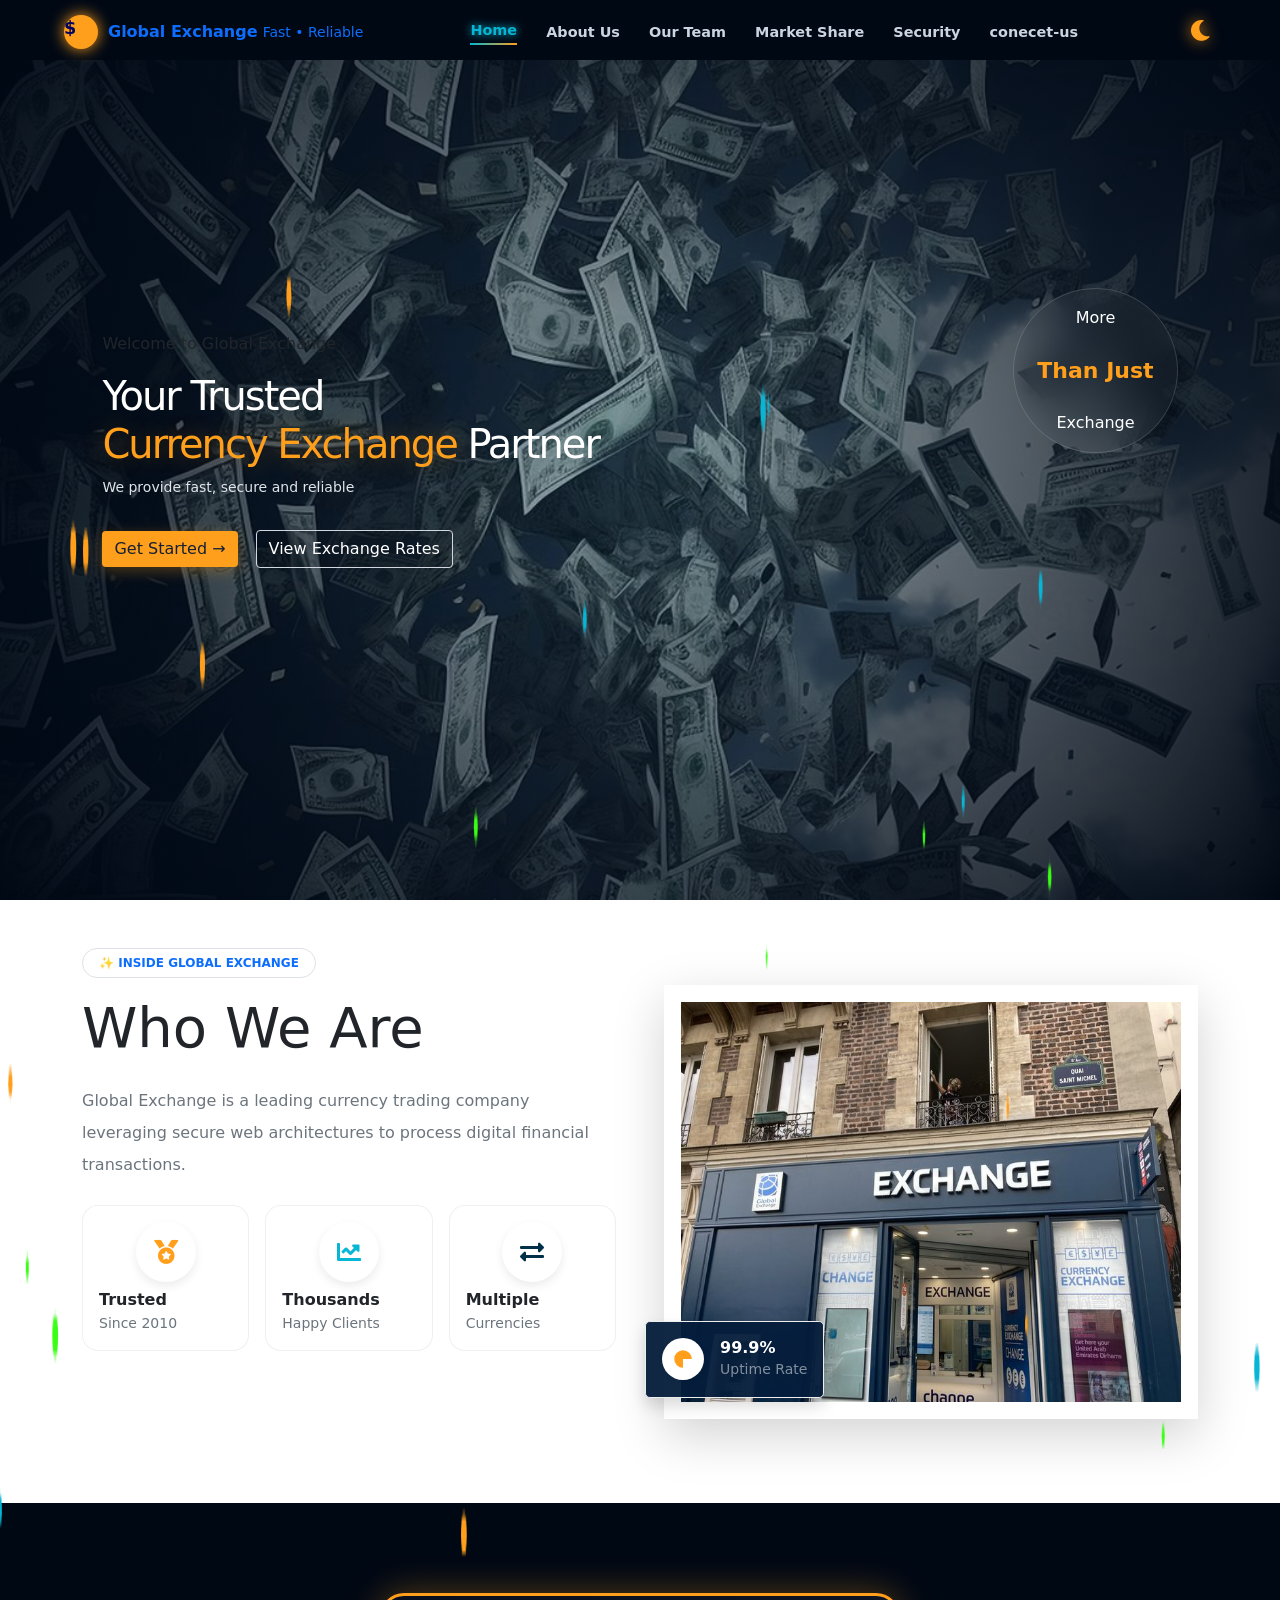
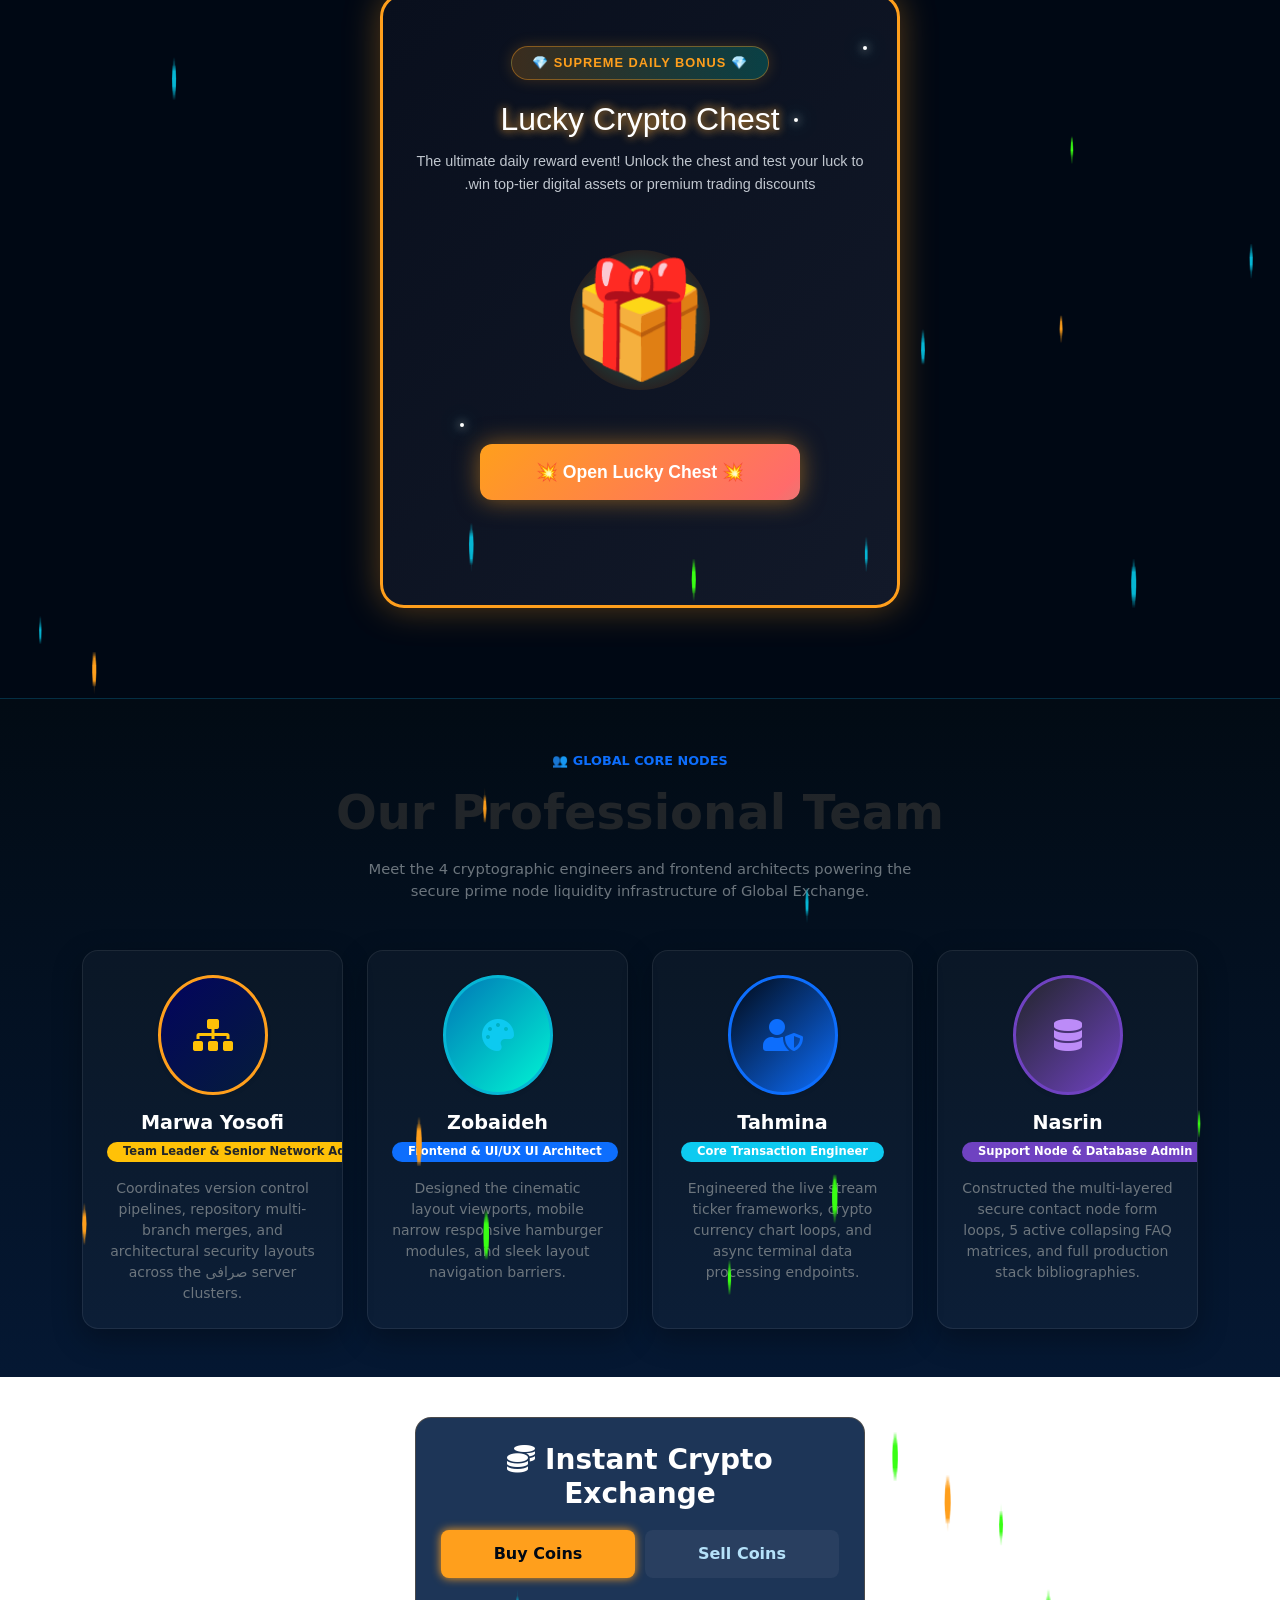
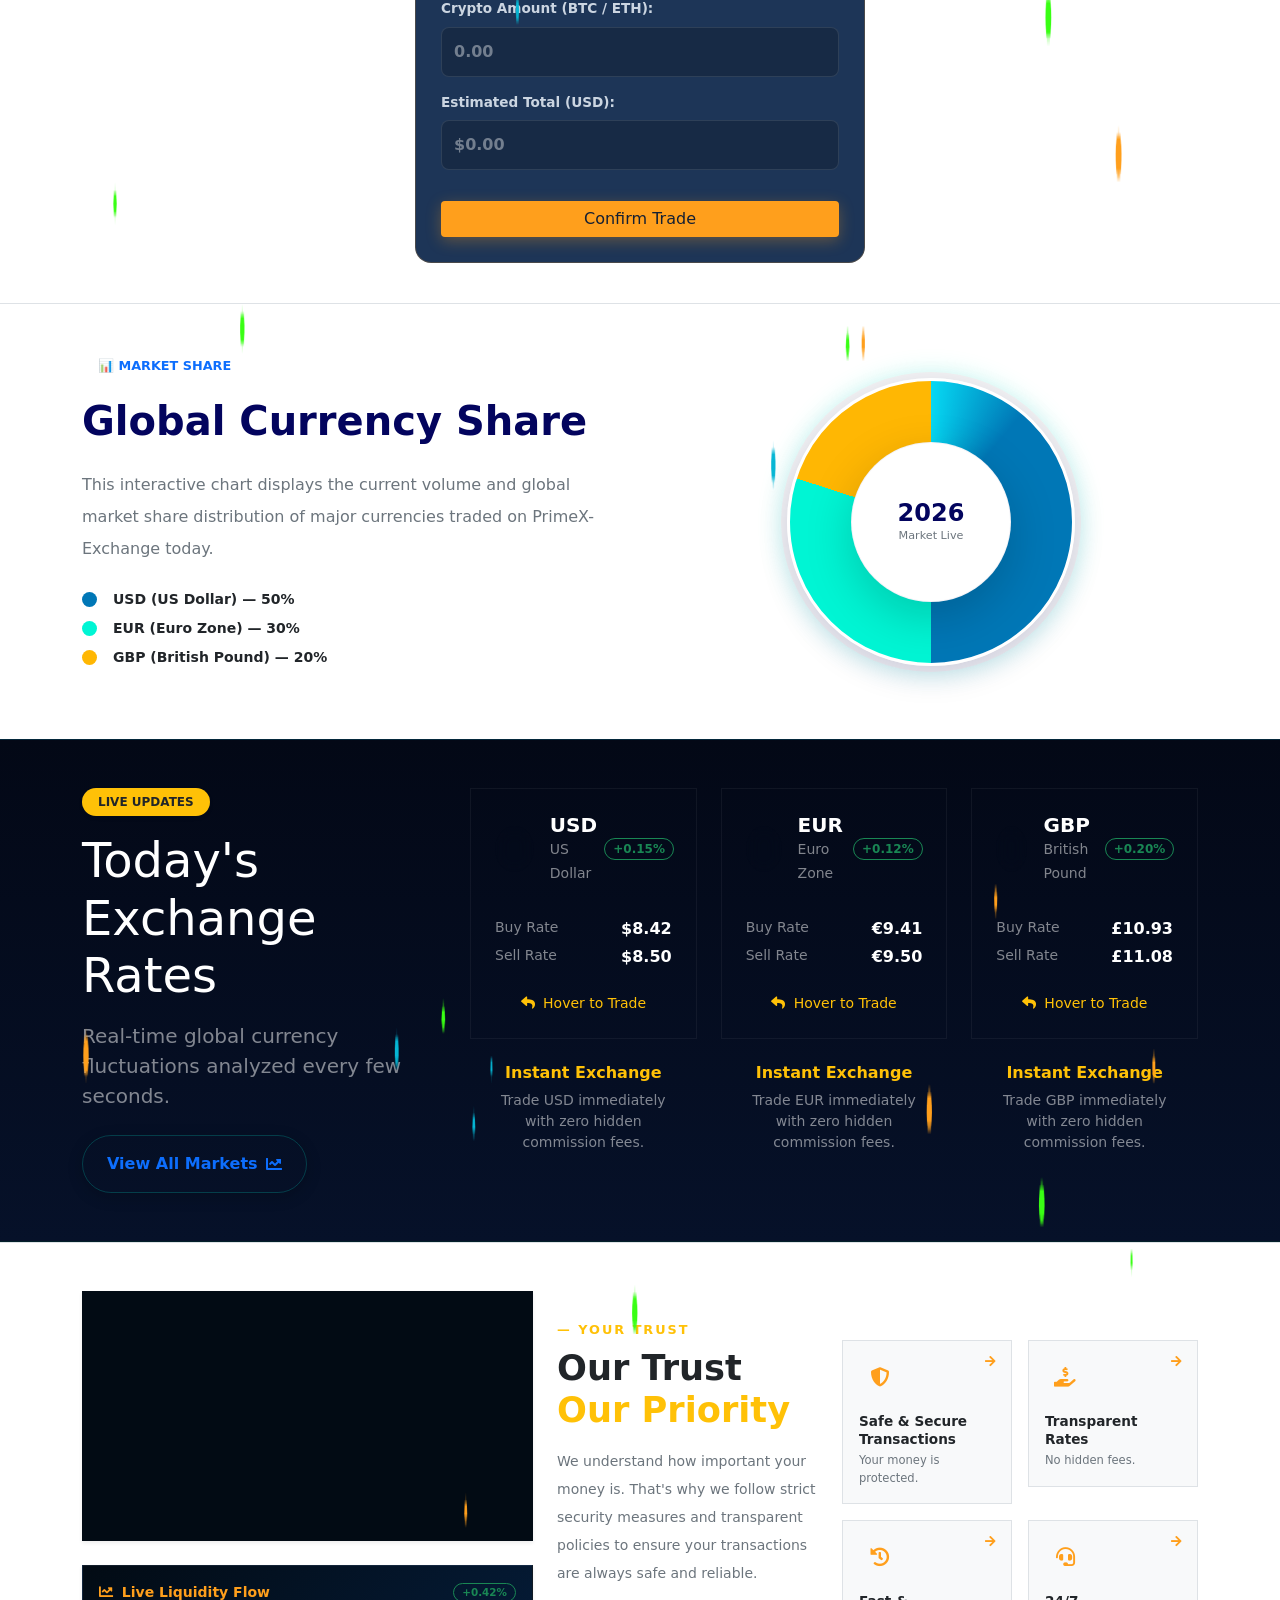
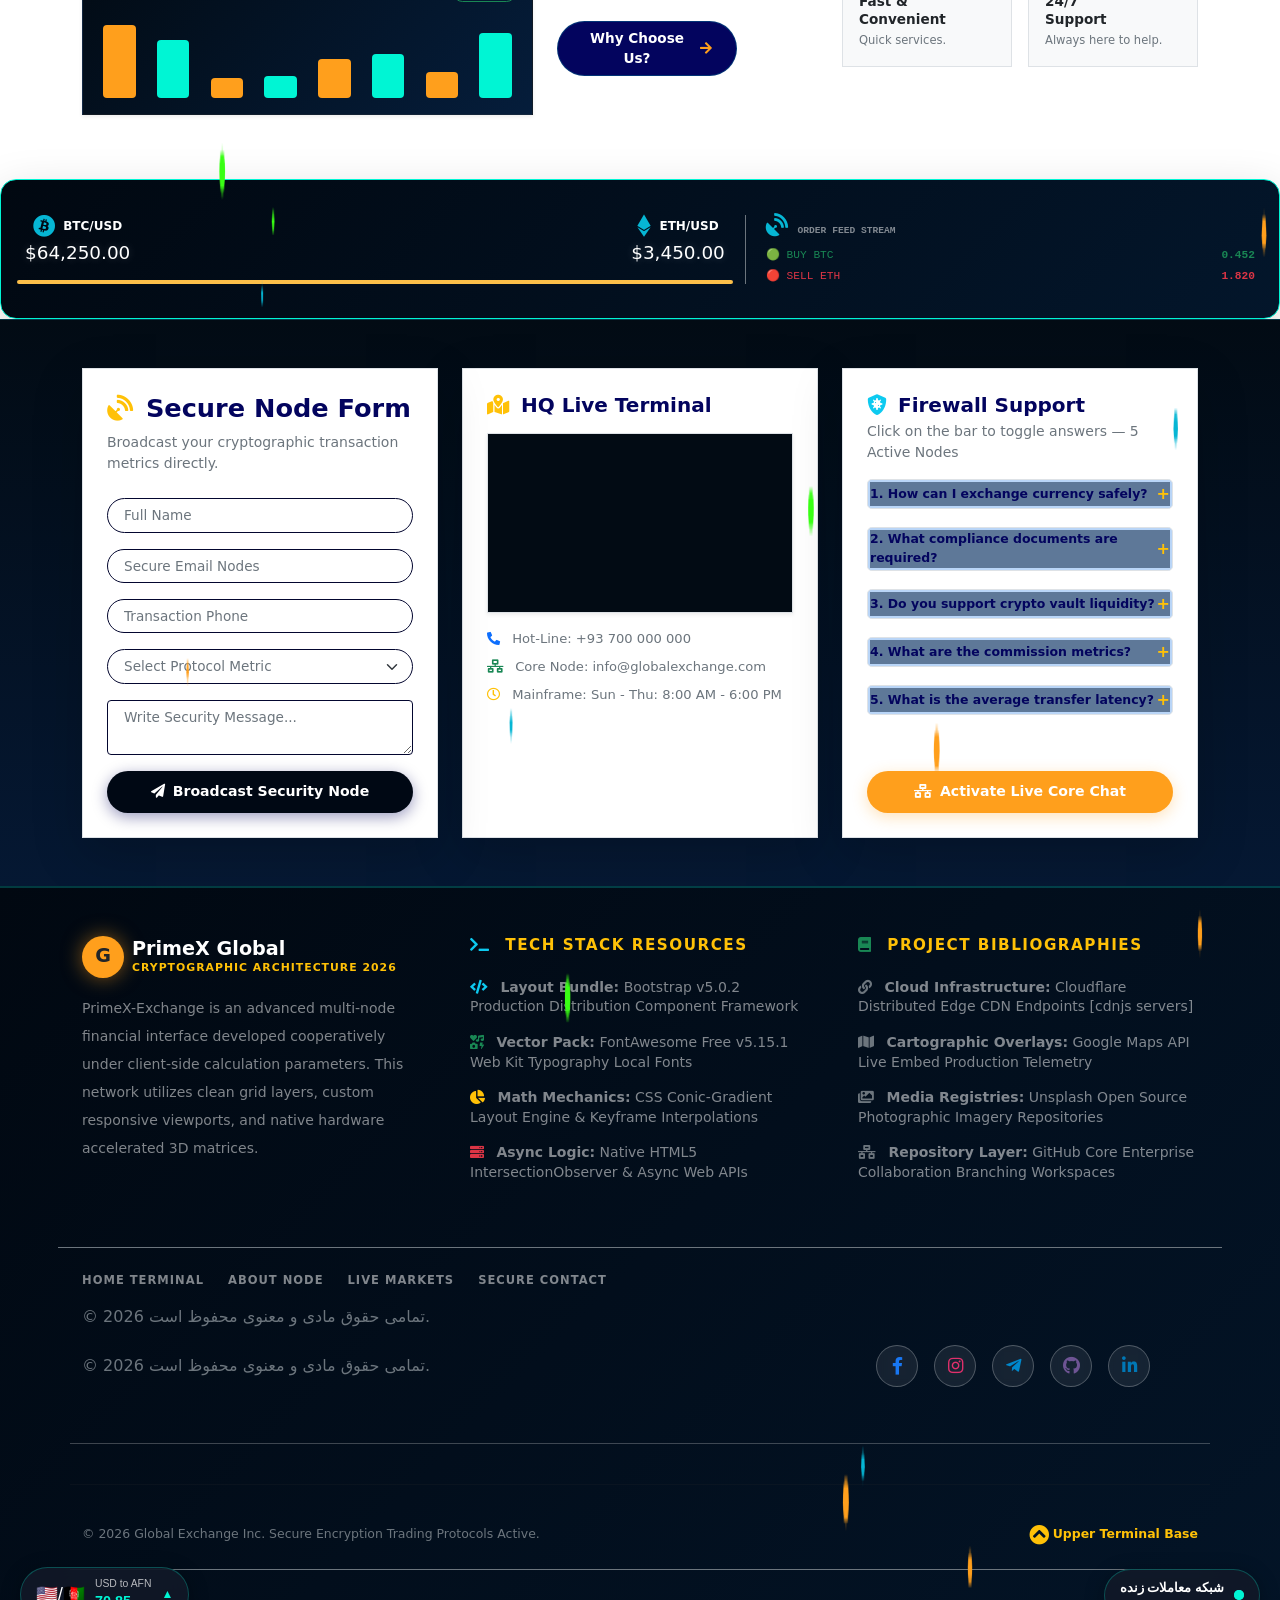
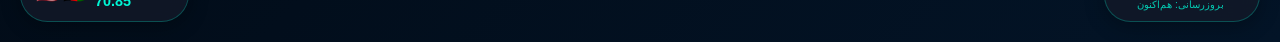
<file: index.html>
<!DOCTYPE html>
<html lang="en">
<head>
    <meta charset="UTF-8">
    <meta name="viewport" content="width=device-width, initial-scale=1.0">
    <title>PrimeX Exchange - Master Integrated Platform</title>
    
    <link rel="stylesheet" href="./style.css">
    <link rel="stylesheet" href="./bootstrap-5.0.2-dist/css/bootstrap.min.css">
    <!-- اتصال مستقیم به پوشه آیکون‌های لوکال خودت -->
    <link rel="stylesheet" href="./fontawesome-free-5.15.1-web/css/all.min.css">
    <script src="./bootstrap-5.0.2-dist/js/bootstrap.bundle.min.js"></script>
    <canvas id="cyberCanvas" style="position: fixed; top: 0; left: 0; width: 100%; height: 100%; pointer-events: none; z-index: 9999;"></canvas>

</head>
<body>

    <!-- === 1. HEADER NAVBAR SECTION (Zobaideh Layout) === -->
    <header class="navbar fixed-top">
        <a href="#" class="brand">
            <span class="logo">$</span>
            <span class="brand-text">
                <strong>Global Exchange</strong>
                <small>Fast • Reliable</small>
            </span>
        </a>
        <nav class="nav-links" id="navLinks">
            <a class="active" href="#">Home</a>
            <a href="#about-us-section">About Us</a>
            <a href="#team-section">Our Team</a>
            <a href="#market-share-section">Market Share</a>
            <a href="#trust-section">Security</a> 
            <a href="#conect us">conecet-us</a>

        </nav>
       
                <div class="nav-right">
            <!-- 🌟 اضافه شدن دکمه تغییر حالت شب و روز صرافی 🌟 -->
            <button id="themeToggle" class="btn-theme-toggle" style="background: transparent; border: none; color: var(--white); cursor: pointer; font-size: 1.1rem; padding: 5px;"><i class="fas fa-moon"></i></button>
            <button class="menu-btn" id="menuBtn">☰</button>
        </div>

    </header>

    <!-- === 2. CINEMATIC HERO SECTION (Zobaideh Layout) === -->
    <section class="hero" id="home">
        <div class="cyber-particles"></div>

        <div class="hero-overlay"></div>
        <div class="hero-content hero-fade-in">
            <p class="eyebrow">Welcome to Global Exchange</p>
            <h1>Your Trusted<br /><span>Currency Exchange</span> Partner</h1>
            <p class="description">We provide fast, secure and reliable currency exchange services for individuals and businesses. Our goal is to make your financial transactions easier, safer and more convenient.</p>
            <div class="hero-buttons">
                <a class="btn primary" href="#trust-section">Get Started <span class="arrow-move">→</span></a>
                <a class="btn outline" href="#market-share-section"> View Exchange Rates </a>
            </div>
        </div>
        <div class="hero-slogan badge-pulse">
            <span>More</span><br /><strong>Than Just</strong><br /><span>Exchange</span><i></i>
        </div>
    </section>

    <!-- === 3. MODERN ABOUT US SECTION (Marwa Layout) === -->
    <section id="about-us-section" class="about-us-section py-5 position-relative overflow-hidden bg-white">
        <div class="container position-relative z-1">
            <div class="row align-items-center g-5">
                <div class="col-lg-6 order-2 order-lg-1">
                    <span class="badge bg-primary-subtle text-primary border px-3 py-2 rounded-pill fw-bold text-uppercase mb-3">✨ Inside Global Exchange</span>
                    <h2 class="fw-black display-4 mb-4 text-gradient-move">Who We Are</h2>
                    <p class="text-secondary fs-6 lh-lg mb-4 fw-medium">Global Exchange is a leading currency trading company leveraging secure web architectures to process digital financial transactions.</p>
                    <div class="row g-3 mb-5">
                        <div class="col-sm-4">
                            <div class="modern-feature-card p-3 rounded-4 text-center text-sm-start">
                                <div class="icon-circle mb-2 text-primary fs-4 bg-primary-subtle"><i class="fas fa-medal"></i></div>
                                <h6 class="fw-bold mb-1 mt-2 text-navy">Trusted</h6><small class="text-muted d-block">Since 2010</small>
                            </div>
                        </div>
                        <div class="col-sm-4">
                            <div class="modern-feature-card p-3 rounded-4 text-center text-sm-start">
                                <div class="icon-circle mb-2 text-success fs-4 bg-success-subtle"><i class="fas fa-chart-line"></i></div>
                                <h6 class="fw-bold mb-1 mt-2 text-navy">Thousands</h6><small class="text-muted d-block">Happy Clients</small>
                            </div>
                        </div>
                        <div class="col-sm-4">
                            <div class="modern-feature-card p-3 rounded-4 text-center text-sm-start">
                                <div class="icon-circle mb-2 text-warning fs-4 bg-warning-subtle"><i class="fas fa-exchange-alt"></i></div>
                                <h6 class="fw-bold mb-1 mt-2 text-navy">Multiple</h6><small class="text-muted d-block">Currencies</small>
                            </div>
                        </div>
                    </div>
                    <a href="#market-share-section" class="btn-modern-glow text-decoration-none rounded-pill px-4 py-3 fw-bold text-white d-inline-flex align-items-center position-relative overflow-hidden">
                        <span class="position-relative z-2">Explore Our Metrics</span><i class="fas fa-arrow-right ms-2 arrow-slide position-relative z-2"></i>
                    </a>
                </div>
                <div class="col-lg-6 order-1 order-lg-2">
                    <div class="modern-img-frame position-relative rounded-4 p-3 shadow-lg">
                        <div class="overflow-hidden rounded-4 inner-mask" style="height: 400px;">
                            <img src="./image/976577500432130524.jpg" alt="Exchange Office" class="img-fluid w-100 h-100 object-fit-cover scale-img">
                        </div>
                        <div class="floating-badge bg-dark text-white p-3 rounded-3 shadow d-none d-sm-flex align-items-center gap-3 position-absolute" style="bottom: 20px; left: -20px; background: rgba(5, 29, 59, 0.95) !important;">
                            <div class="rounded-circle fs-5 d-flex align-items-center justify-content-center shadow-sm" style="width: 42px; height: 42px; background-color: #ffffff; min-width: 42px;">
                                <svg xmlns="http://w3.org" width="20" height="20" fill="#ff9f1c" viewBox="0 0 16 16">
                                    <path d="M8 15A7 7 0 1 1 8 1v14zm0-14a7 7 0 0 1 7 7H8V1z"/>
                                </svg>
                            </div>
                            <div><h6 class="fw-bold mb-0 text-white">99.9%</h6><small class="text-white-50">Uptime Rate</small></div>
                        </div>
                    </div>
                </div>
            </div>
        </div>
    </section>
    <!-- رادار زنده وضعیت صرافی -->
<div class="live-radar-box">
    <div class="radar-circle">
        <span class="ripple-wave"></span>
        <span class="ripple-wave"></span>
    </div>
    <div class="radar-text">
        <span class="status-title">شبکه معاملات زنده</span>
        <small id="liveTimer">بروزرسانی: هم‌اکنون</small>
    </div>
</div>
<!-- باکس شناور نرخ لحظه‌ای دلار -->
<div class="mini-rate-ticker">
    <div class="ticker-flag">🇺🇸/🇦🇫</div>
    <div class="ticker-info">
        <span>USD to AFN</span>
        <strong id="liveUsdRate">70.85</strong>
    </div>
    <div id="rateTrend" class="ticker-trend up">▲</div>
</div>
<!-- === 4. DAILY CRYPTO LUCKY CHEST SECTION === -->
<section class="lucky-chest-section">
  <!-- === MEGA LUXURY CRYPTO LUCKY CHEST CONTAINER === -->
<div class="mega-glam-lucky-box" id="megaLuckyBox">
    <!-- بستر ایجاد ذرات نئونی انفجاری -->
    <canvas id="luckyConfetti" class="confetti-canvas"></canvas>

    <div class="glimmer-overlay"></div>
    <div class="sparkle-particle"></div>
    <div class="sparkle-particle" style="top: 20%; left: 80%; animation-delay: 1s;"></div>
    <div class="sparkle-particle" style="top: 70%; left: 15%; animation-delay: 1.5s;"></div>

    <div class="lucky-card-content">
        <span class="cyber-shiny-badge">💎 SUPREME DAILY BONUS 💎</span>
        <h2 class="glam-title">Lucky Crypto Chest</h2>
        <p class="glam-description">The ultimate daily reward event! Unlock the chest and test your luck to win top-tier digital assets or premium trading discounts.</p>
        
        <div class="mega-chest-zone">
            <div id="luckyChest" class="ultimate-crypto-chest">🎁</div>
            <div class="radial-glow-back"></div>
        </div>
        
        <div class="lucky-action-zone">
            <button id="spinLuckyBtn" class="btn-mega-flash">💥 Open Lucky Chest 💥</button>
            <div id="luckyResult" class="mega-result-display"></div>
        </div>
    </div>
</div>


</section>

        <!-- === 3.5 PREMIUM 4-MEMBER TEAM SECTION (Our Team Node Layout) === -->
    <section id="team-section" class="team-section py-5 position-relative overflow-hidden" style="background-color: #ffffff; border-top: 1px solid #eee;">
        <div class="container position-relative z-1">
            
            <!-- عنوان بخش تیم با تم رنگی لوکس صرافی مروه جان -->
            <div class="text-center mb-5">
                <span class="badge bg-primary-subtle text-primary px-3 py-2 rounded-pill fw-bold text-uppercase mb-2" style="font-size: 0.8rem;">👥 Global Core Nodes</span>
                <h2 class="fw-black display-5 text-gradient-move mb-3" style="font-weight: 900;">Our Professional Team</h2>
                <p class="text-secondary mx-auto small-description" style="max-width: 580px; font-size: 0.92rem; font-weight: 500;">
                    Meet the 4 cryptographic engineers and frontend architects powering the secure prime node liquidity infrastructure of Global Exchange.
                </p>
            </div>

            <div class="row g-4 justify-content-center">
                
                <!-- کارت ۱: مروه یوسفی (لیدر تیم) همراه با آیکون شبکه -->
                <div class="col-lg-3 col-md-6 col-sm-12">
                    <div class="modern-feature-card p-4 rounded-4 text-center border shadow-sm h-100" style="background: #ffffff; transition: all 0.4s ease;">
                        <div class="team-avatar-frame mx-auto mb-3 position-relative rounded-circle overflow-hidden shadow-sm d-flex align-items-center justify-content-center" style="width: 110px; height: 120px; border: 3px solid var(--amber-gold); background: linear-gradient(135deg, #03045e 0%, #051d3b 100%);">
                            <i class="fas fa-sitemap text-warning fs-2"></i> <!-- آیکون تخصصی لیدری و مدیریت شبکه -->
                        </div>
                        <h4 class="fw-bold mb-1 text-navy" style="font-weight: 800; font-size: 1.2rem;">Marwa Yosofi</h4>
                        <span class="badge bg-warning text-dark rounded-pill px-3 py-1 small fw-bold mb-3" style="font-size: 0.72rem;">Team Leader & Senior Network Admin</span>
                        <p class="text-secondary small lh-base mb-0 fw-medium">
                            Coordinates version control pipelines, repository multi-branch merges, and architectural security layouts across the صرافی server clusters.
                        </p>
                    </div>
                </div>

                <!-- کارت ۲: زبیده جان همراه با آیکون دیزاین و پالت -->
                <div class="col-lg-3 col-md-6 col-sm-12">
                    <div class="modern-feature-card p-4 rounded-4 text-center border shadow-sm h-100" style="background: #ffffff; transition: all 0.4s ease;">
                        <div class="team-avatar-frame mx-auto mb-3 position-relative rounded-circle overflow-hidden shadow-sm d-flex align-items-center justify-content-center" style="width: 110px; height: 120px; border: 3px solid var(--accent-cyan); background: linear-gradient(135deg, #0077b6 0%, #00f5d4 100%);">
                            <i class="fas fa-palette text-info fs-2"></i> <!-- آیکون تخصصی فرانت‌اند و پالت رنگی -->
                        </div>
                        <h4 class="fw-bold mb-1 text-navy" style="font-weight: 800; font-size: 1.2rem;">Zobaideh</h4>
                        <span class="badge bg-primary text-white rounded-pill px-3 py-1 small fw-bold mb-3" style="font-size: 0.72rem;">Frontend & UI/UX UI Architect</span>
                        <p class="text-secondary small lh-base mb-0 fw-medium">
                            Designed the cinematic layout viewports, mobile narrow responsive hamburger modules, and sleek layout navigation barriers.
                        </p>
                    </div>
                </div>

                <!-- کارت ۳: تهمینه جان همراه با آیکون سپر امنیت -->
                <div class="col-lg-3 col-md-6 col-sm-12">
                    <div class="modern-feature-card p-4 rounded-4 text-center border shadow-sm h-100" style="background: #ffffff; transition: all 0.4s ease;">
                        <div class="team-avatar-frame mx-auto mb-3 position-relative rounded-circle overflow-hidden shadow-sm d-flex align-items-center justify-content-center" style="width: 110px; height: 120px; border: 3px solid #0d6efd; background: linear-gradient(135deg, #010915 0%, #0d6efd 100%);">
                            <i class="fas fa-user-shield text-primary fs-2"></i> <!-- آیکون تخصصی تراکنش و امنیت سایبری -->
                        </div>
                        <h4 class="fw-bold mb-1 text-navy" style="font-weight: 800; font-size: 1.2rem;">Tahmina</h4>
                        <span class="badge bg-info text-white rounded-pill px-3 py-1 small fw-bold mb-3" style="font-size: 0.72rem;">Core Transaction Engineer</span>
                        <p class="text-secondary small lh-base mb-0 fw-medium">
                            Engineered the live stream ticker frameworks, crypto currency chart loops, and async terminal data processing endpoints.
                        </p>
                    </div>
                </div>

                <!-- کارت ۴: نسرین جان همراه با آیکون پایگاه‌داده -->
                <div class="col-lg-3 col-md-6 col-sm-12">
                    <div class="modern-feature-card p-4 rounded-4 text-center border shadow-sm h-100" style="background: #ffffff; transition: all 0.4s ease;">
                        <div class="team-avatar-frame mx-auto mb-3 position-relative rounded-circle overflow-hidden shadow-sm d-flex align-items-center justify-content-center" style="width: 110px; height: 120px; border: 3px solid #6f42c1; background: linear-gradient(135deg, #212529 0%, #6f42c1 100%);">
                            <i class="fas fa-database text-purple fs-2" style="color: #bc8bf8;"></i> <!-- آیکون تخصصی مهندسی داده و فرم‌ها -->
                        </div>
                        <h4 class="fw-bold mb-1 text-navy" style="font-weight: 800; font-size: 1.2rem;">Nasrin</h4>
                        <span class="badge bg-secondary text-white rounded-pill px-3 py-1 small fw-bold mb-3" style="font-size: 0.72rem; background-color: #6f42c1 !important;">Support Node & Database Admin</span>
                        <p class="text-secondary small lh-base mb-0 fw-medium">
                            Constructed the multi-layered secure contact node form loops, 5 active collapsing FAQ matrices, and full production stack bibliographies.
                        </p>
                    </div>
                </div>

            </div>
        </div>
    </section>
<!-- Instant Crypto Trade Module -->
<div class="crypto-trade-container scroll-rotate-effect">
    <h3 class="trade-title"><i class="fas fa-coins"></i> Instant Crypto Exchange</h3>
    <div class="trade-toggle-buttons">
        <button id="buyBtn" class="trade-tab active">Buy Coins</button>
        <button id="sellBtn" class="trade-tab">Sell Coins</button>
    </div>
    
    <div class="trade-input-group">
        <label for="cryptoAmount">Crypto Amount (BTC / ETH):</label>
        <input type="number" id="cryptoAmount" placeholder="0.00" min="0" step="0.01">
    </div>

    <div class="trade-input-group">
        <label for="fiatResult">Estimated Total (USD):</label>
        <input type="text" id="fiatResult" placeholder="$0.00" readonly>
    </div>

    <button id="executeTrade" class="btn primary w-100 mt-3">Confirm Trade</button>
</div>

    <!-- === START GLOBAL MARKET SHARE PIE CHART SECTION (Marwa) === -->
<section id="market-share-section" class="pie-chart-section py-5 bg-white border-top">
    <div class="container">
        <div class="row align-items-center g-5">
            
            <!-- ستون سمت چپ: توضیحات و راهنمای رنگی ارزها -->
            <div class="col-lg-6">
                <span class="badge bg-primary-subtle text-primary px-3 py-2 rounded-pill fw-bold text-uppercase mb-3" style="font-size: 0.8rem;">📊 Market Share</span>
                <h2 class="fw-bold display-6 mb-4" style="color: #03045e;">Global Currency Share</h2>
                <p class="text-secondary lh-lg mb-4 fw-medium">This interactive chart displays the current volume and global market share distribution of major currencies traded on PrimeX-Exchange today.</p>
                
                <!-- راهنمای رنگی نمودار -->
                <div class="d-flex flex-column gap-2 mb-4">
                    <div class="d-flex align-items-center gap-3">
                        <span class="rounded-circle d-inline-block" style="width: 15px; height: 15px; background: #0077b6;"></span>
                        <span class="fw-bold text-dark small">USD (US Dollar) — 50%</span>
                    </div>
                    <div class="d-flex align-items-center gap-3">
                        <span class="rounded-circle d-inline-block" style="width: 15px; height: 15px; background: #00f5d4;"></span>
                        <span class="fw-bold text-dark small">EUR (Euro Zone) — 30%</span>
                    </div>
                    <div class="d-flex align-items-center gap-3">
                        <span class="rounded-circle d-inline-block" style="width: 15px; height: 15px; background: #ffb703;"></span>
                        <span class="fw-bold text-dark small">GBP (British Pound) — 20%</span>
                    </div>
                </div>
            </div>

            <!-- ستون سمت راست: بدنه گراف دایره‌ای چرخشی و داینامیک -->
            <div class="col-lg-6 d-flex justify-content-center align-items-center">
                <div class="chart-wrapper position-relative" style="width: 300px; height: 300px; display: flex; align-items: center; justify-content: center;">
                    <!-- دایره اصلی که با conic-gradient رنگ‌آمیزی و چرخشی شده است -->
                    <div class="modern-pie-chart" style="width: 100%; height: 100%; border-radius: 50%; background: conic-gradient(#0077b6 0% 50%, #00f5d4 50% 80%, #ffb703 80% 100%); box-shadow: 0 10px 30px rgba(3, 4, 94, 0.15); animation: continuousRotate 12s linear infinite;"></div>
                    <!-- سوراخ مرکز دایره برای تبدیل به دونات‌چارت لوکس -->
                    <div class="chart-center-hole d-flex flex-column align-items-center justify-content-center shadow-lg" style="position: absolute; width: 160px; height: 160px; background-color: #ffffff; border-radius: 50%; z-index: 2;">
                        <h4 class="fw-bold mb-0" style="color: #03045e;">2026</h4>
                        <small class="text-muted" style="font-size: 0.7rem;">Market Live</small>
                    </div>
                </div>
            </div>

        </div>
    </div>
</section>

<!-- === 4. LIVE EXCHANGE RATES SECTION (Zobaideh & Marwa Integrated) === -->
<section class="exchange-rates-section py-5 position-relative overflow-hidden text-white">
    <div class="container position-relative z-1">
        <div class="row align-items-center g-5">
            <div class="col-lg-4 text-center text-lg-start">
                <span class="badge bg-warning text-dark px-3 py-2 rounded-pill fw-bold text-uppercase mb-3 shadow-sm">Live Updates</span>
                <h2 class="fw-extrabold display-5 mb-3 bg-gradient-text text-white">Today's Exchange Rates</h2>
                <p class="text-white-50 fs-5 mb-4">Real-time global currency fluctuations analyzed every few seconds.</p>
                <a href="#" class="btn-glow px-4 py-3 rounded-pill fw-bold d-inline-flex align-items-center justify-content-center text-decoration-none">
                    <span>View All Markets</span><i class="fas fa-chart-line ms-2 animate-bounce"></i>
                </a>
            </div>    
            <div class="col-lg-8">
                <div class="row g-4 justify-content-center"> 
                    <!-- USD Card -->
                    <div class="col-md-4 col-sm-6 flip-card-container">
                        <div class="flip-card">
                            <div class="flip-card-front p-4 rounded-4 d-flex flex-column justify-content-between">
                                <div class="d-flex align-items-center justify-content-between mb-3">
                                    <div class="d-flex align-items-center">
                                        <!-- افزودن پوشش بیرق متحرک شیشه‌ای -->
                                        <div class="flag-wrapper">
                                            <img src="./image/Usa Round Flag Glossy Glass Effect Vector Transparent Background, United States Flag, Usa Flag, Usa Flag Vector PNG and Vector with Transparent Background for Free Download.jpg" alt="USD" class="currency-flag-img shadow-sm" width="42" height="42">
                                        </div>
                                        <div><h5 class="fw-bold mb-0">USD</h5><small class="text-white-50">US Dollar</small></div>
                                    </div>  
                                    <span class="badge bg-success-subtle text-success border border-success rounded-pill px-2 py-1 small">+0.15%</span>
                                </div>   
                                <div class="my-3">
                                    <!-- افزودن کلاس rate-fast برای نوسان سریع ۲ ثانیه‌ای -->
                                    <div class="d-flex justify-content-between small text-white-50 mb-1"><span>Buy Rate</span> <span class="fw-bold text-white fs-6">$<span class="count-up rate-fast" data-target="70.20">0</span></span></div>
                                    <div class="d-flex justify-content-between small text-white-50"><span>Sell Rate</span> <span class="fw-bold text-white fs-6">$<span class="count-up rate-fast" data-target="70.80">0</span></span></div>
                                </div>    
                                <div class="mt-2 text-center text-warning small opacity-75"><i class="fas fa-reply me-1"></i> Hover to Trade</div>
                            </div>
                            <div class="flip-card-back p-4 rounded-4 d-flex flex-column justify-content-center align-items-center text-center">
                                <h6 class="fw-bold text-warning mb-2">Instant Exchange</h6>
                                <p class="small text-white-50 mb-3">Trade USD immediately with zero hidden commission fees.</p>
                            </div>
                        </div>
                    </div>
                    <!-- EUR Card -->
                    <div class="col-md-4 col-sm-6 flip-card-container">
                        <div class="flip-card">
                            <div class="flip-card-front p-4 rounded-4 d-flex flex-column justify-content-between">
                                <div class="d-flex align-items-center justify-content-between mb-3">
                                    <div class="d-flex align-items-center">
                                        <div class="flag-wrapper">
                                            <img src="./image/Germany.jpg" alt="EUR" class="currency-flag-img shadow-sm" width="42" height="42">
                                        </div>
                                        <div><h5 class="fw-bold mb-0">EUR</h5><small class="text-white-50">Euro Zone</small></div>
                                    </div>  
                                    <span class="badge bg-success-subtle text-success border border-success rounded-pill px-2 py-1 small">+0.12%</span>
                                </div>   
                                <div class="my-3">
                                    <!-- افزودن کلاس rate-fast برای نوسان سریع ۲ ثانیه‌ای -->
                                    <div class="d-flex justify-content-between small text-white-50 mb-1"><span>Buy Rate</span> <span class="fw-bold text-white fs-6">€<span class="count-up rate-fast" data-target="78.40">0</span></span></div>
                                    <div class="d-flex justify-content-between small text-white-50"><span>Sell Rate</span> <span class="fw-bold text-white fs-6">€<span class="count-up rate-fast" data-target="79.20">0</span></span></div>
                                </div>    
                                <div class="mt-2 text-center text-warning small opacity-75"><i class="fas fa-reply me-1"></i> Hover to Trade</div>
                            </div>
                            <div class="flip-card-back p-4 rounded-4 d-flex flex-column justify-content-center align-items-center text-center">
                                <h6 class="fw-bold text-warning mb-2">Instant Exchange</h6>
                                <p class="small text-white-50 mb-3">Trade EUR immediately with zero hidden commission fees.</p>
                            </div>
                        </div>
                    </div>
                    <!-- GBP Card -->
                    <div class="col-md-4 col-sm-6 flip-card-container">
                        <div class="flip-card">
                            <div class="flip-card-front p-4 rounded-4 d-flex flex-column justify-content-between">
                                <div class="d-flex align-items-center justify-content-between mb-3">
                                    <div class="d-flex align-items-center">
                                        <div class="flag-wrapper">
                                            <img src="./image/688487861794938026.jpg" alt="GBP" class="currency-flag-img shadow-sm" width="42" height="42">
                                        </div>
                                        <div><h5 class="fw-bold mb-0">GBP</h5><small class="text-white-50">British Pound</small></div>
                                    </div>  
                                    <span class="badge bg-success-subtle text-success border border-success rounded-pill px-2 py-1 small">+0.20%</span>
                                </div>   
                                <div class="my-3">
                                    <!-- افزودن کلاس rate-slow برای نوسان طولانی ۵ ثانیه‌ای -->
                                    <div class="d-flex justify-content-between small text-white-50 mb-1"><span>Buy Rate</span> <span class="fw-bold text-white fs-6">£<span class="count-up rate-slow" data-target="91.10">0</span></span></div>
                                    <div class="d-flex justify-content-between small text-white-50"><span>Sell Rate</span> <span class="fw-bold text-white fs-6">£<span class="count-up rate-slow" data-target="92.30">0</span></span></div>
                                </div>    
                                <div class="mt-2 text-center text-warning small opacity-75"><i class="fas fa-reply me-1"></i> Hover to Trade</div>
                            </div>
                            <div class="flip-card-back p-4 rounded-4 d-flex flex-column justify-content-center align-items-center text-center">
                                <h6 class="fw-bold text-warning mb-2">Instant Exchange</h6>
                                <p class="small text-white-50 mb-3">Trade GBP immediately with zero hidden commission fees.</p>
                            </div>
                        </div>
                    </div>
                </div>
            </div>
        </div>
    </div>
</section>

    <!-- === 4. TRUST SECTION (Tahmina & Marwa Clean Master Layout) === -->
    <section id="trust-section" class="trust-section py-5 bg-white border-top">
        <div class="container">
            <div class="row align-items-center g-4">
                <!-- LEFT COLUMN: COMBINED CINEMATIC VIDEO & MOVING FOREX CHART -->
                <div class="col-lg-5 col-md-12">
                    <div class="trust-image overflow-hidden rounded-4 shadow-sm position-relative w-100" style="height: 250px; background-color: #020b14;">
                        <!-- متصل به مسیر نهایی ویدیوی صرافی شما مروه جان -->
                        <video autoplay loop muted playsinline class="w-100 h-100" style="object-fit: cover;">
                            <source src="./image/aa78a8838f4e1247daa1c7c19a905880_720w.mp4" type="video/mp4">
                            Your browser does not support the video tag.
                        </video>
                    </div>

                    <!-- باکس نمودار متحرک زنده لکوییدیتی مروه -->
                    <div class="moving-chart-container mt-4 p-3 rounded-4 shadow-sm text-white" style="background: linear-gradient(135deg, #020b14 0%, #051d3b 100%); border: 1px solid rgba(255,255,255,0.06); height: 150px; position: relative; overflow: hidden;">
                        <div class="d-flex justify-content-between align-items-center mb-2">
                            <span class="fw-bold small" style="color: #ff9f1c;"><i class="fas fa-chart-line me-1"></i> Live Liquidity Flow</span>
                            <span class="badge bg-success-subtle text-success border border-success px-2 py-0.5 rounded-pill item-rate-badge" style="font-size: 0.65rem;">+0.42%</span>
                        </div>
                        <div class="live-chart-graphics d-flex align-items-end justify-content-between h-75 px-1 pt-2">
                            <div class="chart-bar" style="width: 8%; background: #ff9f1c; height: 30%; border-radius: 4px; transition: height 0.5s ease;"></div>
                            <div class="chart-bar" style="width: 8%; background: #00f5d4; height: 55%; border-radius: 4px; transition: height 0.5s ease;"></div>
                            <div class="chart-bar" style="width: 8%; background: #ff9f1c; height: 40%; border-radius: 4px; transition: height 0.5s ease;"></div>
                            <div class="chart-bar" style="width: 8%; background: #00f5d4; height: 75%; border-radius: 4px; transition: height 0.5s ease;"></div>
                            <div class="chart-bar" style="width: 8%; background: #ff9f1c; height: 50%; border-radius: 4px; transition: height 0.5s ease;"></div>
                            <div class="chart-bar" style="width: 8%; background: #00f5d4; height: 85%; border-radius: 4px; transition: height 0.5s ease;"></div>
                            <div class="chart-bar" style="width: 8%; background: #ff9f1c; height: 65%; border-radius: 4px; transition: height 0.5s ease;"></div>
                            <div class="chart-bar" style="width: 8%; background: #00f5d4; height: 95%; border-radius: 4px; transition: height 0.5s ease;"></div>
                        </div>
                    </div>
                </div>

                <!-- MIDDLE COLUMN: TEXT LAYOUT -->
                <div class="col-lg-3 col-md-12">
                    <div class="trust-text">
                        <span class="small-title text-uppercase fw-bold text-warning d-block mb-2" style="letter-spacing: 2px; font-size: 0.8rem;">— YOUR TRUST</span>
                        <h2 class="fw-bold mb-3 text-dark" style="font-size: 2.2rem; line-height: 1.2;">Our Trust<br><span class="text-warning">Our Priority</span></h2>
                        <p class="text-secondary small lh-lg mb-4">We understand how important your money is. That's why we follow strict security measures and transparent policies to ensure your transactions are always safe and reliable.</p>
                        <a href="#" class="btn btn-modern-glow rounded-pill px-4 py-2.5 text-white fw-bold d-inline-flex align-items-center justify-content-center text-decoration-none" style="background: #03045e; font-size: 0.85rem;">Why Choose Us? <i class="fas fa-arrow-right ms-2 arrow-slide"></i></a>
                    </div>
                </div>

                <!-- RIGHT COLUMN: FEATURES GRID -->
                <div class="col-lg-4 col-md-12">
                    <div class="row g-3">
                        <div class="col-6">
                            <div class="feature-card p-3 rounded-4 bg-light border position-relative overflow-hidden" style="transition: all 0.3s ease;">
                                <div class="icon-box mb-3 text-warning bg-warning-subtle rounded-3 d-flex align-items-center justify-content-center" style="width: 40px; height: 40px; font-size: 1.2rem;"><i class="fas fa-shield-alt"></i></div>
                                <h6 class="fw-bold text-dark mb-1" style="font-size: 0.85rem; line-height: 1.3;">Safe & Secure<br>Transactions</h6>
                                <p class="text-muted mb-0" style="font-size: 0.72rem;">Your money is protected.</p>
                                <i class="fas fa-arrow-right position-absolute text-muted small-arrow" style="top: 15px; right: 15px; font-size: 0.75rem;"></i>
                            </div>
                        </div>
                        <div class="col-6">
                            <div class="feature-card p-3 rounded-4 bg-light border position-relative overflow-hidden" style="transition: all 0.3s ease;">
                                <div class="icon-box mb-3 text-success bg-success-subtle rounded-3 d-flex align-items-center justify-content-center" style="width: 40px; height: 40px; font-size: 1.2rem;"><i class="fas fa-hand-holding-usd"></i></div>
                                <h6 class="fw-bold text-dark mb-1" style="font-size: 0.85rem; line-height: 1.3;">Transparent<br>Rates</h6>
                                <p class="text-muted mb-0" style="font-size: 0.72rem;">No hidden fees.</p>
                                <i class="fas fa-arrow-right position-absolute text-muted small-arrow" style="top: 15px; right: 15px; font-size: 0.75rem;"></i>
                            </div>
                        </div>
                        <div class="col-6">
                            <div class="feature-card p-3 rounded-4 bg-light border position-relative overflow-hidden" style="transition: all 0.3s ease;">
                                <div class="icon-box mb-3 text-primary bg-primary-subtle rounded-3 d-flex align-items-center justify-content-center" style="width: 40px; height: 40px; font-size: 1.2rem;"><i class="fas fa-history"></i></div>
                                <h6 class="fw-bold text-dark mb-1" style="font-size: 0.85rem; line-height: 1.3;">Fast &<br>Convenient</h6>
                                <p class="text-muted mb-0" style="font-size: 0.72rem;">Quick services.</p>
                                <i class="fas fa-arrow-right position-absolute text-muted small-arrow" style="top: 15px; right: 15px; font-size: 0.75rem;"></i>
                            </div>
                        </div>
                        <div class="col-6">
                            <div class="feature-card p-3 rounded-4 bg-light border position-relative overflow-hidden" style="transition: all 0.3s ease;">
                                <div class="icon-box mb-3 text-danger bg-danger-subtle rounded-3 d-flex align-items-center justify-content-center" style="width: 40px; height: 40px; font-size: 1.2rem;"><i class="fas fa-headset"></i></div>
                                <h6 class="fw-bold text-dark mb-1" style="font-size: 0.85rem; line-height: 1.3;">24/7<br>Support</h6>
                                <p class="text-muted mb-0" style="font-size: 0.72rem;">Always here to help.</p>
                                <i class="fas fa-arrow-right position-absolute text-muted small-arrow" style="top: 15px; right: 15px; font-size: 0.75rem;"></i>
                            </div>
                        </div>
                    </div>
                </div>
            </div>
        </div>
    </section>
    <!-- === 🚀 SUPER BONUS: CYBERPUNK LIVE TRADING TERMINAL (Marwa & Tahmina Masterpiece) === -->
<div class="cyber-terminal-card mt-3 p-3 rounded-4 text-white position-relative overflow-hidden shadow-lg" style="background: linear-gradient(135deg, #010811 0%, #03162b 100%); border: 1px solid #00f5d4; height: 140px; transition: all 0.5s cubic-bezier(0.16, 1, 0.3, 1);">
    <!-- خطوط اسکن لیزری پس‌زمینه ماتریکس -->
    <div class="cyber-grid-overlay"></div>
    
    <div class="row align-items-center h-100 position-relative z-2">
        <!-- بخش تیکر قیمت زنده ارزها -->
        <div class="col-7 border-end border-secondary border-opacity-25">
            <div class="d-flex justify-content-between align-items-center px-2">
                <!-- بیت‌کوین -->
                <div class="ticker-item text-center">
                    <div class="d-flex align-items-center gap-2 mb-1 justify-content-center">
                        <i class="fab fa-bitcoin" style="color: #ff9f1c; font-size: 1.4rem; animation: rotateCoin 3s linear infinite;"></i>
                        <span class="fw-bold tracking-wider" style="font-size: 0.75rem;">BTC/USD</span>
                    </div>
                    <h5 class="fw-black mb-0 text-white tracking-tight" id="btc-price" style="font-size: 1.15rem; text-shadow: 0 0 10px rgba(255,255,255,0.2);">$64,250.00</h5>
                </div>
                <!-- اتریوم -->
                <div class="ticker-item text-center">
                    <div class="d-flex align-items-center gap-2 mb-1 justify-content-center">
                        <i class="fab fa-ethereum" style="color: #00f5d4; font-size: 1.4rem; animation: pulseCoin 1.5s infinite alternate;"></i>
                        <span class="fw-bold tracking-wider" style="font-size: 0.75rem;">ETH/USD</span>
                    </div>
                    <h5 class="fw-black mb-0 text-white tracking-tight" id="eth-price" style="font-size: 1.15rem; text-shadow: 0 0 10px rgba(255,255,255,0.2);">$3,450.00</h5>
                </div>
            </div>
            <!-- نوار پیشرفت تایمر لود دیتا صرافی -->
            <div class="w-100 bg-secondary bg-opacity-25 rounded-pill mt-3 position-relative" style="height: 4px; overflow: hidden;">
                <div class="network-progress-bar" style="width: 100%; height: 100%; background: var(--accent-color); animation: networkLoad 3s infinite linear;"></div>
            </div>
        </div>

        <!-- بخش فوق خفن: لایو استریم سفارشات خرید و فروش صرافی مروه -->
        <div class="col-5">
            <div class="live-orders-stream px-2 d-flex flex-column gap-1 justify-content-center h-100" style="font-family: monospace; font-size: 0.7rem;">
                <div class="text-uppercase tracking-wider text-white-50 mb-1 fw-bold" style="font-size: 0.6rem;"><i class="fas fa-satellite-dish fa-spin me-1"></i> Order Feed Stream</div>
                <div class="order-line text-success d-flex justify-content-between animate-feed" id="feed-1"><span>🟢 BUY BTC</span> <span class="fw-bold">0.452</span></div>
                <div class="order-line text-danger d-flex justify-content-between animate-feed" id="feed-2"><span>🔴 SELL ETH</span> <span class="fw-bold">1.820</span></div>
            </div>
        </div>
    </div>
</div>
  <!-- === 🚀 NASRIN PRODUCTION LAYER: CONTACT & 5 DYNAMIC COLLAPSES === -->
<section id="conect us" class="contact-section py-5 position-relative overflow-hidden" style="background: linear-gradient(180deg, #020b14 0%, #051833 100%); border-top: 1px solid rgba(0, 245, 212, 0.15);">
    <div class="container">
        <div class="row g-4 justify-content-center">
            
            <!-- CONTACT FORM (فرم تماس فوق پیشرفته نئونی  ) -->
            <div class="col-lg-4 col-md-12">
                <div class="contact-form p-4 rounded-4 bg-white shadow-lg border position-relative overflow-hidden cyber-box-neon" style="background-color: #ffffff !important;">
                    <h2 class="fw-black text-dark mb-2 tracking-tight" style="font-size: 1.6rem; font-weight: 900; color: #03045e !important;"><i class="fas fa-satellite-dish text-warning me-1"></i> Secure Node Form</h2>
                    <p class="text-secondary small mb-4 fw-medium">Broadcast your cryptographic transaction metrics directly.</p>
                    <form id="contactForm">
                        <div class="mb-3"><input type="text" id="name" class="form-control rounded-pill px-3 py-2.5 custom-cyber-input" placeholder="Full Name" required style="font-size: 0.85rem;"></div>
                        <div class="mb-3"><input type="email" id="email" class="form-control rounded-pill px-3 py-2.5 custom-cyber-input" placeholder="Secure Email Nodes" required style="font-size: 0.85rem;"></div>
                        <div class="mb-3"><input type="tel" id="phone" class="form-control rounded-pill px-3 py-2.5 custom-cyber-input" placeholder="Transaction Phone" required style="font-size: 0.85rem;"></div>
                        <div class="mb-3">
                            <select id="subject" class="form-select rounded-pill px-3 py-2.5 custom-cyber-input" required style="font-size: 0.85rem; color: #6c757d;">
                                <option value="">Select Protocol Metric</option>
                                <option>Currency Liquidity Settlements</option>
                                <option>Instant Money Remittance</option>
                                <option>Crypto Vault Token Transfer</option>
                            </select>
                        </div>
                        <div class="mb-3"><textarea id="message" class="form-control rounded-4 px-3 py-2.5 custom-cyber-input" rows="2" placeholder="Write Security Message..." required style="font-size: 0.85rem;"></textarea></div>
                        <button type="submit" class="btn btn-cyber-submit text-white fw-bold w-100 rounded-pill py-2.5 d-flex align-items-center justify-content-center gap-2" style="background: #03045e; border: none; font-size: 0.85rem;">
                            <i class="fas fa-paper-plane btn-plane-icon"></i> Broadcast Security Node
                        </button>
                    </form>
                </div>
            </div>

            <!-- LOCATION & LIVE ONLINE MAP (نقشه تعاملی اینترنتی زنده) -->
            <div class="col-lg-4 col-md-6">
                <div class="location p-4 rounded-4 bg-white shadow-lg border h-100 tile-cyber-hover" style="background-color: #ffffff !important;">
                    <h3 class="fw-bold text-dark mb-3" style="font-size: 1.25rem; color: #03045e !important;"><i class="fas fa-map-marked-alt text-warning me-1"></i> HQ Live Terminal</h3>
                    <!-- LOCATION & LIVE ONLINE MAP (نسخه ۱۰۰٪ تضمینی و بدون فیلتر مسدودکننده  ) -->
<div class="map overflow-hidden rounded-4 mb-3 border shadow-sm position-relative map-cyber-container" style="height: 180px; background: #020b14;">
    
    <!-- 🌟 اتصال قطعی، سبک و مستقیم به ماهواره اینترنتی گوگل مپس 🌟 -->
    <iframe src="https://www.google.com/maps/embed?pb=!1m18!1m12!1m3!1d3378587.670144176!2d63.115773474478935!3d34.21275197565767!2m3!1f0!2f0!3f0!3m2!1i1024!2i768!4f13.1!3m3!1m2!1s0x3f35cbb2e3f8433d%3A0x445680292142729e!2sAfghan%20Bank!5e0!3m2!1sen!2sus!4v1790465075691!5m2!1sen!2sus" width="600" height="450" style="border:0;" allowfullscreen="" loading="lazy" referrerpolicy="strict-origin-when-cross-origin"></iframe>
" class="w-100 h-100 border-0 map-iframe" allowfullscreen="" loading="lazy" style="width: 100%; height: 100%; border: none;"></iframe>
    
</div>


                                       <!-- اطلاعات ارتباطی شبکه زیر نقشه زنده صرافی -->
                    <div class="contact-info d-flex flex-column gap-2 text-secondary fw-medium" style="font-size: 0.82rem;">
                        <p class="mb-0"><i class="fas fa-phone-alt text-primary me-2"></i> Hot-Line: +93 700 000 000</p>
                        <p class="mb-0"><i class="fas fa-network-wired text-success me-2"></i> Core Node: info@globalexchange.com</p>
                        <p class="mb-0"><i class="far fa-clock text-warning me-2"></i> Mainframe: Sun - Thu: 8:00 AM - 6:00 PM</p>
                    </div>
                </div>
            </div>

<!-- FAQ SUPPORT LINE (کالاپس‌های تفکیک‌شده و منظم بدون خرابی کادر دکمه) -->
<div class="col-lg-4 col-md-6">
    <div class="support p-4 rounded-4 bg-white shadow-lg border h-100 d-flex flex-column justify-content-between tile-cyber-hover" style="background-color: #ffffff !important;">
        <div>
            <h3 class="fw-bold text-dark mb-1" style="font-size: 1.25rem; color: #03045e !important;"><i class="fas fa-shield-virus text-info me-1"></i> Firewall Support</h3>
            <p class="text-secondary small mb-3 fw-medium">Click on the bar to toggle answers — 5 Active Nodes</p>
            
            <div class="faq d-flex flex-column gap-2">
                
                <!-- کلاپس ۱ -->
                <div class="faq-cyber-item border rounded-3 overflow-hidden" style="background: #fafbfc;">
                    <!-- تگ هدایت‌کننده استاندارد بوت‌استرپ -->
                    <div class="faq-question w-100 bg-light border-0 p-2.5 text-start fw-bold text-dark d-flex justify-content-between align-items-center" 
                         style="font-size: 0.78rem; color: #03045e !important; cursor: pointer;"
                         data-bs-toggle="collapse" 
                         data-bs-target="#collapseNode1" 
                         aria-expanded="false" 
                         aria-controls="collapseNode1">
                        <span>1. How can I exchange currency safely?</span> 
                        <span class="text-warning fw-bold fs-6 icon-indicator">+</span>
                    </div>
                    <!-- لایه استاندارد کلاپس بوت‌استرپ -->
                    <div class="collapse faq-answer-collapse" id="collapseNode1">
                        <div class="p-2.5 text-dark border-top" style="font-size: 0.75rem; background-color: #f1f3f7 !important; color: #1e293b !important; font-weight: 600;">
                            Visit our main validated cryptographic branches or deploy instant conversion modals online.
                        </div>
                    </div>
                </div>

                <!-- کلاپس ۲ -->
                <div class="faq-cyber-item border rounded-3 overflow-hidden" style="background: #fafbfc;">
                    <div class="faq-question w-100 bg-light border-0 p-2.5 text-start fw-bold text-dark d-flex justify-content-between align-items-center" 
                         style="font-size: 0.78rem; color: #03045e !important; cursor: pointer;"
                         data-bs-toggle="collapse" 
                         data-bs-target="#collapseNode2" 
                         aria-expanded="false" 
                         aria-controls="collapseNode2">
                        <span>2. What compliance documents are required?</span> 
                        <span class="text-warning fw-bold fs-6 icon-indicator">+</span>
                    </div>
                    <div class="collapse faq-answer-collapse" id="collapseNode2">
                        <div class="p-2.5 text-dark border-top" style="font-size: 0.75rem; background-color: #f1f3f7 !important; color: #1e293b !important; font-weight: 600;">
                            A validated biometrics passport or government-issued identification layer is essential.
                        </div>
                    </div>
                </div>

                <!-- کلاپس ۳ -->
                <div class="faq-cyber-item border rounded-3 overflow-hidden" style="background: #fafbfc;">
                    <div class="faq-question w-100 bg-light border-0 p-2.5 text-start fw-bold text-dark d-flex justify-content-between align-items-center" 
                         style="font-size: 0.78rem; color: #03045e !important; cursor: pointer;"
                         data-bs-toggle="collapse" 
                         data-bs-target="#collapseNode3" 
                         aria-expanded="false" 
                         aria-controls="collapseNode3">
                        <span>3. Do you support crypto vault liquidity?</span> 
                        <span class="text-warning fw-bold fs-6 icon-indicator">+</span>
                    </div>
                    <div class="collapse faq-answer-collapse" id="collapseNode3">
                        <div class="p-2.5 text-dark border-top" style="font-size: 0.75rem; background-color: #f1f3f7 !important; color: #1e293b !important; font-weight: 600;">
                            Yes, we process multi-layered settlements in Bitcoin (BTC), Ethereum (ETH), and Tether (USDT).
                        </div>
                    </div>
                </div>

                <!-- کلاپس ۴ -->
                <div class="faq-cyber-item border rounded-3 overflow-hidden" style="background: #fafbfc;">
                    <div class="faq-question w-100 bg-light border-0 p-2.5 text-start fw-bold text-dark d-flex justify-content-between align-items-center" 
                         style="font-size: 0.78rem; color: #03045e !important; cursor: pointer;"
                         data-bs-toggle="collapse" 
                         data-bs-target="#collapseNode4" 
                         aria-expanded="false" 
                         aria-controls="collapseNode4">
                        <span>4. What are the commission metrics?</span> 
                        <span class="text-warning fw-bold fs-6 icon-indicator">+</span>
                    </div>
                    <div class="collapse faq-answer-collapse" id="collapseNode4">
                        <div class="p-2.5 text-dark border-top" style="font-size: 0.75rem; background-color: #f1f3f7 !important; color: #1e293b !important; font-weight: 600;">
                            Our policies strictly enforce zero hidden commissions; rates are directly synced to global live APIs.
                        </div>
                    </div>
                </div>

                <!-- کلاپس ۵ -->
                <div class="faq-cyber-item border rounded-3 overflow-hidden" style="background: #fafbfc;">
                    <div class="faq-question w-100 bg-light border-0 p-2.5 text-start fw-bold text-dark d-flex justify-content-between align-items-center" 
                         style="font-size: 0.78rem; color: #03045e !important; cursor: pointer;"
                         data-bs-toggle="collapse" 
                         data-bs-target="#collapseNode5" 
                         aria-expanded="false" 
                         aria-controls="collapseNode5">
                        <span>5. What is the average transfer latency?</span> 
                        <span class="text-warning fw-bold fs-6 icon-indicator">+</span>
                    </div>
                    <div class="collapse faq-answer-collapse" id="collapseNode5">
                        <div class="p-2.5 text-dark border-top" style="font-size: 0.75rem; background-color: #f1f3f7 !important; color: #1e293b !important; font-weight: 600;">
                            International remittance channels are processed within 120 seconds under enterprise firewall protection.
                        </div>
                    </div>
                </div>

            </div>
        </div>
        <button type="button" class="btn super-radar-button w-100 rounded-pill text-white fw-bold py-2 mt-3 d-flex align-items-center justify-content-center gap-2" style="background: #ff9f1c; font-size: 0.85rem; border: none;"><i class="fas fa-network-wired"></i> Activate Live Core Chat</button>
    </div>
</div>




        </div>
    </div>
</section>

<!-- =====================================================
     MEGA LONG CINEMATIC FOOTER (فوتر طولانی، مستند و منظم  )
===================================================== -->
<footer class="footer-cinema py-5" style="background: linear-gradient(135deg, #010811 0%, #031427 100%); border-top: 2px solid rgba(0, 245, 212, 0.2); position: relative; overflow: hidden;">
    <div class="footer-bg-glow"></div>
    <div class="container position-relative z-2">
        <div class="row g-5 text-start border-bottom border-secondary border-opacity-25 pb-5 mb-4">
            <div class="col-lg-4 col-md-12 text-white">
                <div class="footer-logo d-flex align-items-center gap-2 text-white mb-3">
                    <div class="logo-ball text-dark fw-bold rounded-circle d-flex align-items-center justify-content-center" style="width: 42px; height: 42px; font-size: 1.2rem; background-color: #ff9f1c; box-shadow: 0 0 20px rgba(255,159,28,0.5);">G</div>
                    <div class="lh-1">
                        <strong class="d-block text-white" style="font-size: 1.2rem; font-weight: 900;">PrimeX Global</strong>
                        <small class="text-warning fw-bold text-uppercase" style="font-size: 0.68rem; letter-spacing: 1px;">Cryptographic Architecture 2026</small>
                    </div>
                </div>
                <p class="text-white-50 small lh-lg pe-lg-3">
                    PrimeX-Exchange is an advanced multi-node financial interface developed cooperatively under client-side calculation parameters. This network utilizes clean grid layers, custom responsive viewports, and native hardware accelerated 3D matrices.
                </p>
            </div>
            <div class="col-lg-4 col-md-6 text-white">
                <h5 class="text-warning fw-bold mb-4 text-uppercase" style="font-size: 0.95rem; letter-spacing: 1.5px;"><i class="fas fa-terminal text-info me-2"></i> Tech Stack Resources</h5>
                <ul class="list-unstyled d-flex flex-column gap-3 text-white-50 small" style="line-height: 1.4;">
                    <li><i class="fas fa-code text-info me-2"></i> <strong>Layout Bundle:</strong> Bootstrap v5.0.2 Production Distribution Component Framework</li>
                    <li><i class="fas fa-icons text-success me-2"></i> <strong>Vector Pack:</strong> FontAwesome Free v5.15.1 Web Kit Typography Local Fonts</li>
                    <li><i class="fas fa-chart-pie text-warning me-2"></i> <strong>Math Mechanics:</strong> CSS Conic-Gradient Layout Engine & Keyframe Interpolations</li>
                    <li><i class="fas fa-server text-danger me-2"></i> <strong>Async Logic:</strong> Native HTML5 IntersectionObserver & Async Web APIs</li>
                </ul>
            </div>
            <div class="col-lg-4 col-md-6 text-white">
                <h5 class="text-warning fw-bold mb-4 text-uppercase" style="font-size: 0.95rem; letter-spacing: 1.5px;"><i class="fas fa-book text-success me-2"></i> Project Bibliographies</h5>
                <ul class="list-unstyled d-flex flex-column gap-3 text-white-50 small" style="line-height: 1.4;">
                    <li><i class="fas fa-link text-muted me-2"></i> <strong>Cloud Infrastructure:</strong> Cloudflare Distributed Edge CDN Endpoints [cdnjs servers]</li>
                    <li><i class="fas fa-map text-muted me-2"></i> <strong>Cartographic Overlays:</strong> Google Maps API Live Embed Production Telemetry</li>
                    <li><i class="fas fa-images text-muted me-2"></i> <strong>Media Registries:</strong> Unsplash Open Source Photographic Imagery Repositories</li>
                    <li><i class="fas fa-network-wired text-muted me-2"></i> <strong>Repository Layer:</strong> GitHub Core Enterprise Collaboration Branching Workspaces</li>
                </ul>
            </div>
        </div>
        <div class="row align-items-center g-4 border-bottom border-secondary border-opacity-25 pb-4 mb-4">
            <div class="col-md-6 text-center text-md-start">
                <div class="footer-nav d-flex flex-wrap justify-content-center justify-content-md-start gap-4">
                    <a href="#" class="f-cyber-link text-white-50 text-decoration-none small text-uppercase fw-bold" style="font-size: 0.72rem; letter-spacing: 1px;">Home Terminal</a>
                    <a href="#home" class="f-cyber-link text-white-50 text-decoration-none small text-uppercase fw-bold" style="font-size: 0.72rem; letter-spacing: 1px;">About Node</a>
                    <a href="#about-us-section" class="f-cyber-link text-white-50 text-decoration-none small text-uppercase fw-bold" style="font-size: 0.72rem; letter-spacing: 1px;">Live Markets</a>
                    <a href="#team-section" class="f-cyber-link text-white-50 text-decoration-none small text-uppercase fw-bold" style="font-size: 0.72rem; letter-spacing: 1px;">Secure Contact</a>
                </div>
            </div>
           <div class="row align-items-center py-3">
    <!-- بخش متن کپی‌رایت -->
    <div class="col-md-6 text-center text-md-start mb-3 mb-md-0">
        <p class="mb-0 text-muted">© 2026 تمامی حقوق مادی و معنوی محفوظ است.</p>
    </div>

   <div class="row align-items-center py-3">
    <!-- بخش متن کپی‌رایت -->
    <div class="col-md-6 text-center text-md-start mb-3 mb-md-0">
        <p class="mb-0 text-muted">© 2026 تمامی حقوق مادی و معنوی محفوظ است.</p>
    </div>

    <div class="col-md-6 text-center text-md-end">
    <div class="social-orb-group d-flex justify-content-center justify-content-md-end gap-3">
        <!-- حذف استایل‌های تداخلی درون‌برنامه‌ای و استفاده از کلاس‌های تمیز -->
        <a href="https://facebook.com" class="social-cyber-orb fb-hover" title="Facebook"><i class="fab fa-facebook-f"></i></a>
        <a href="https://instagram.com" class="social-cyber-orb inst-hover" title="Instagram"><i class="fab fa-instagram"></i></a>
        <a href="https://telegram.org" class="social-cyber-orb tg-hover" title="Telegram"><i class="fab fa-telegram-plane"></i></a>
        <a href="https://github.com" class="social-cyber-orb gh-hover" title="GitHub"><i class="fab fa-github"></i></a>
        <a href="https://linkedin.com" class="social-cyber-orb ln-hover" title="LinkedIn"><i class="fab fa-linkedin-in"></i></a>
    </div>
</div>
</div>
        </div>
        <hr style="color: #eee;">
        <hr>
        <div class="d-flex flex-wrap align-items-center justify-content-between gap-3 text-white-50" style="font-size: 0.78rem;">
            <span class="fw-medium text-muted">© 2026 Global Exchange Inc. Secure Encryption Trading Protocols Active.</span>
            <a href="#" class="back-to-top-cyber text-warning text-decoration-none fw-bold d-flex align-items-center gap-1">
                <i class="fas fa-chevron-circle-up text-warning fs-5"></i> Upper Terminal Base
</footer>
<script src="./script.js"></script>
</body>
</html>
</file>
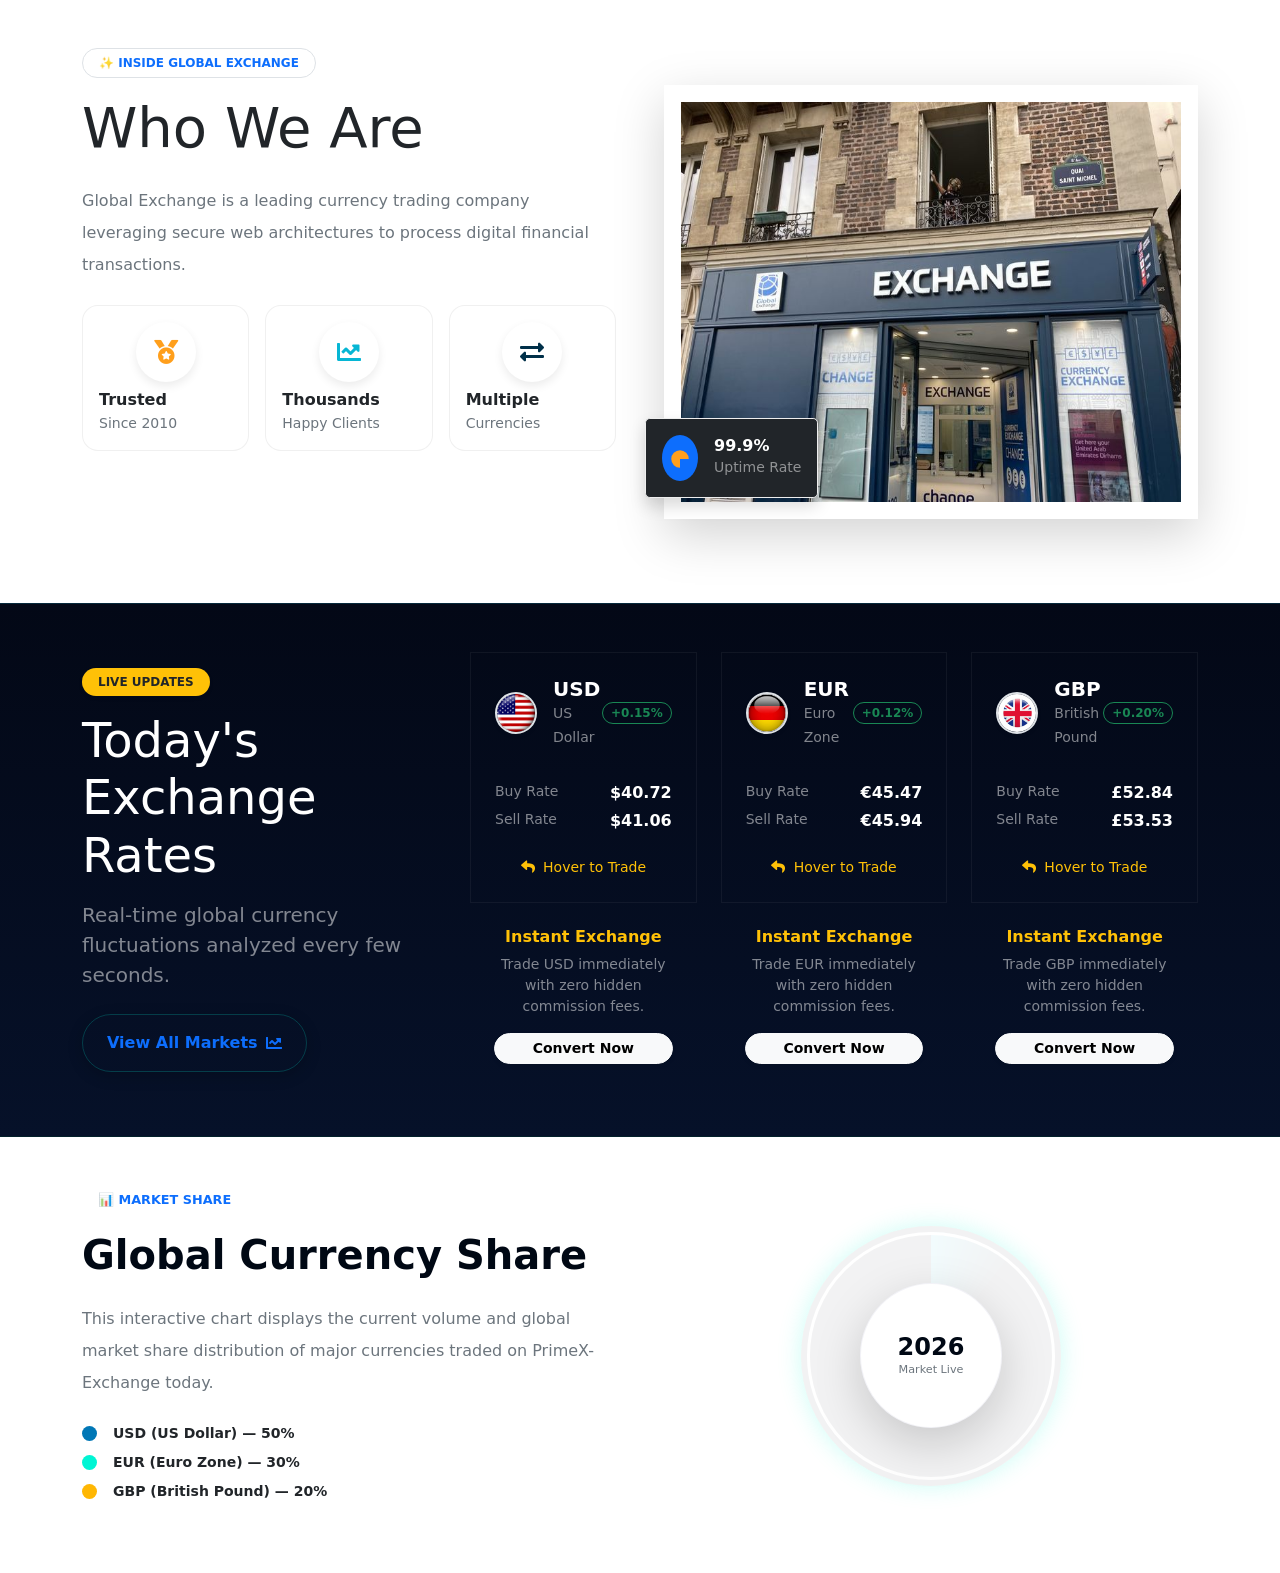
<file: in.html>
<!DOCTYPE html>
<html lang="en">
<head>
    <meta charset="UTF-8">
    <meta name="viewport" content="width=device-width, initial-scale=1.0">
    <title>EXCHANGE</title>
    <link rel="stylesheet" href="./style.css">
    <link rel="stylesheet" href="./bootstrap-5.0.2-dist/css/bootstrap.min.css">
    <!-- اتصال به پوشه آیکون‌های لوکال خودت -->
<link rel="stylesheet" href="./fontawesome-free-5.15.1-web/css/all.min.css">

    <!-- لینک جدید و تضمینی برای فعال شدن آیکون‌ها -->
<link rel="stylesheet" href="https://cloudflare.com">

</head>
<body>
     <section class="about-us-section py-5 position-relative overflow-hidden bg-white">
        <div class="container position-relative z-1">
            <div class="row align-items-center g-5">
                <div class="col-lg-6 order-2 order-lg-1">
                    <span class="badge bg-primary-subtle text-primary border px-3 py-2 rounded-pill fw-bold text-uppercase mb-3">✨ Inside Global Exchange</span>
                    <h2 class="fw-black display-4 mb-4 text-gradient-move">Who We Are</h2>
                    <p class="text-secondary fs-6 lh-lg mb-4 fw-medium">Global Exchange is a leading currency trading company leveraging secure web architectures to process digital financial transactions.</p>
<div class="row g-3 mb-5">
    <!-- کارت اول: Trusted -->
    <div class="col-sm-4">
        <div class="modern-feature-card p-3 rounded-4 text-center text-sm-start">
            <div class="icon-circle mb-2 text-primary fs-4 bg-primary-subtle">
                <i class="fas fa-medal"></i>
            </div>
            <h6 class="fw-bold mb-1 mt-2 text-navy">Trusted</h6>
            <small class="text-muted d-block">Since 2010</small>
        </div>
    </div>

    <!-- کارت دوم: Thousands -->
    <div class="col-sm-4">
        <div class="modern-feature-card p-3 rounded-4 text-center text-sm-start">
            <div class="icon-circle mb-2 text-success fs-4 bg-success-subtle">
                <i class="fas fa-chart-line"></i>
            </div>
            <h6 class="fw-bold mb-1 mt-2 text-navy">Thousands</h6>
            <small class="text-muted d-block">Happy Clients</small>
        </div>
    </div>

    <!-- کارت سوم: Multiple -->
    <div class="col-sm-4">
        <div class="modern-feature-card p-3 rounded-4 text-center text-sm-start">
            <div class="icon-circle mb-2 text-warning fs-4 bg-warning-subtle">
                <i class="fas fa-exchange-alt"></i>
            </div>
            <h6 class="fw-bold mb-1 mt-2 text-navy">Multiple</h6>
            <small class="text-muted d-block">Currencies</small>
        </div>
    </div>
</div>

                    <a href="#" class="btn-modern-glow text-decoration-none rounded-pill px-4 py-3 fw-bold text-white d-inline-flex align-items-center position-relative overflow-hidden">
                        <span class="position-relative z-2">Explore Our Metrics</span><i class="fas fa-arrow-right ms-2 arrow-slide position-relative z-2"></i>
                    </a>
                </div>
                <div class="col-lg-6 order-1 order-lg-2">
                    <div class="modern-img-frame position-relative rounded-4 p-3 shadow-lg">
                        <div class="overflow-hidden rounded-4 inner-mask" style="height: 400px;">
                            <img src="./image/976577500432130524.jpg" alt="Exchange Office" class="img-fluid w-100 h-100 object-fit-cover scale-img">
                        </div>
                        <div class="floating-badge bg-dark text-white p-3 rounded-3 shadow d-none d-sm-flex align-items-center gap-3 position-absolute">
                            <div class="bg-primary p-2 rounded-circle fs-5"> <svg xmlns="http://w3.org" width="20" height="20" fill="#ff9f1c" viewBox="0 0 16 16">
        <path d="M8 15A7 7 0 1 1 8 1v14zm0-14a7 7 0 0 1 7 7H8V1z"/>
    </svg></div>
                            <div><h6 class="fw-bold mb-0 text-white">99.9%</h6><small class="text-white-50">Uptime Rate</small></div>
                        </div>
                    </div>
                </div>
            </div>
        </div>
    </section>
        <!-- 2. EXCHANGE RATES SECTION -->
    <section class="exchange-rates-section py-5 position-relative overflow-hidden text-white">
        <div class="container position-relative z-1">
            <div class="row align-items-center g-5">
                <div class="col-lg-4 text-center text-lg-start">
                    <span class="badge bg-warning text-dark px-3 py-2 rounded-pill fw-bold text-uppercase mb-3 shadow-sm">Live Updates</span>
                    <h2 class="fw-extrabold display-5 mb-3 bg-gradient-text text-white">Today's Exchange Rates</h2>
                    <p class="text-white-50 fs-5 mb-4">Real-time global currency fluctuations analyzed every few seconds.</p>
                    <a href="#" class="btn-glow px-4 py-3 rounded-pill fw-bold d-inline-flex align-items-center justify-content-center text-decoration-none">
                        <span>View All Markets</span><i class="fas fa-chart-line ms-2 animate-bounce"></i>
                    </a>
                </div>    
                <div class="col-lg-8">
                    <div class="row g-4 justify-content-center"> 
                        <!-- USD Card -->
                        <div class="col-md-4 col-sm-6 flip-card-container">
                            <div class="flip-card">
                                <div class="flip-card-front p-4 rounded-4 d-flex flex-column justify-content-between">
                                    <div class="d-flex align-items-center justify-content-between mb-3">
                                        <div class="d-flex align-items-center">
                                            <!-- اصلاح آدرس کامل پرچم آمریکا -->
                                            <img src="./image/Usa Round Flag Glossy Glass Effect Vector Transparent Background, United States Flag, Usa Flag, Usa Flag Vector PNG and Vector with Transparent Background for Free Download.jpg" alt="USD" class="rounded-circle me-3 border border-2 border-light-subtle shadow-sm" width="42" height="42" style="object-fit: cover;">
                                            <div><h5 class="fw-bold mb-0">USD</h5><small class="text-white-50">US Dollar</small></div>
                                        </div>  
                                        <span class="badge bg-success-subtle text-success border border-success rounded-pill px-2 py-1 small">+0.15%</span>
                                    </div>   
                                    <div class="my-3">
                                        <div class="d-flex justify-content-between small text-white-50 mb-1"><span>Buy Rate</span> <span class="fw-bold text-white fs-6">$<span class="count-up" data-target="70.20">0</span></span></div>
                                        <div class="d-flex justify-content-between small text-white-50"><span>Sell Rate</span> <span class="fw-bold text-white fs-6">$<span class="count-up" data-target="70.80">0</span></span></div>
                                    </div>    
                                    <div class="mt-2 text-center text-warning small opacity-75"><i class="fas fa-reply me-1"></i> Hover to Trade</div>
                                </div>
                                <div class="flip-card-back p-4 rounded-4 d-flex flex-column justify-content-center align-items-center text-center">
                                    <h6 class="fw-bold text-warning mb-2">Instant Exchange</h6>
                                    <p class="small text-white-50 mb-3">Trade USD immediately with zero hidden commission fees.</p>
                                    <button class="btn btn-light btn-sm w-100 rounded-pill fw-bold shadow-sm">Convert Now</button>
                                </div>
                            </div>
                        </div>
                        <!-- EUR Card -->
                        <div class="col-md-4 col-sm-6 flip-card-container">
                            <div class="flip-card">
                                <div class="flip-card-front p-4 rounded-4 d-flex flex-column justify-content-between">
                                    <div class="d-flex align-items-center justify-content-between mb-3">
                                        <div class="d-flex align-items-center">
                                            <!-- اصلاح آدرس کامل پرچم یورو -->
                                            <img src="./image/Germany.jpg" alt="EUR" class="rounded-circle me-3 border border-2 border-light-subtle shadow-sm" width="42" height="42" style="object-fit: cover;">
                                            <div><h5 class="fw-bold mb-0">EUR</h5><small class="text-white-50">Euro Zone</small></div>
                                        </div>  
                                        <span class="badge bg-success-subtle text-success border border-success rounded-pill px-2 py-1 small">+0.12%</span>
                                    </div>   
                                    <div class="my-3">
                                        <div class="d-flex justify-content-between small text-white-50 mb-1"><span>Buy Rate</span> <span class="fw-bold text-white fs-6">€<span class="count-up" data-target="78.40">0</span></span></div>
                                        <div class="d-flex justify-content-between small text-white-50"><span>Sell Rate</span> <span class="fw-bold text-white fs-6">€<span class="count-up" data-target="79.20">0</span></span></div>
                                    </div>    
                                    <div class="mt-2 text-center text-warning small opacity-75"><i class="fas fa-reply me-1"></i> Hover to Trade</div>
                                </div>
                                <div class="flip-card-back p-4 rounded-4 d-flex flex-column justify-content-center align-items-center text-center">
                                    <h6 class="fw-bold text-warning mb-2">Instant Exchange</h6>
                                    <p class="small text-white-50 mb-3">Trade EUR immediately with zero hidden commission fees.</p>
                                    <button class="btn btn-light btn-sm w-100 rounded-pill fw-bold shadow-sm">Convert Now</button>
                                </div>
                            </div>
                        </div>
                        <!-- GBP Card -->
                        <div class="col-md-4 col-sm-6 flip-card-container">
                            <div class="flip-card">
                                <div class="flip-card-front p-4 rounded-4 d-flex flex-column justify-content-between">
                                    <div class="d-flex align-items-center justify-content-between mb-3">
                                        <div class="d-flex align-items-center">
                                            <!-- اصلاح آدرس کامل پرچم پوند بریتانیا -->
                                            <img src="./image/688487861794938026.jpg" alt="GBP" class="rounded-circle me-3 border border-2 border-light-subtle shadow-sm" width="42" height="42" style="object-fit: cover;">
                                            <div><h5 class="fw-bold mb-0">GBP</h5><small class="text-white-50">British Pound</small></div>
                                        </div>  
                                        <span class="badge bg-success-subtle text-success border border-success rounded-pill px-2 py-1 small">+0.20%</span>
                                    </div>   
                                    <div class="my-3">
                                        <div class="d-flex justify-content-between small text-white-50 mb-1"><span>Buy Rate</span> <span class="fw-bold text-white fs-6">£<span class="count-up" data-target="91.10">0</span></span></div>
                                        <div class="d-flex justify-content-between small text-white-50"><span>Sell Rate</span> <span class="fw-bold text-white fs-6">£<span class="count-up" data-target="92.30">0</span></span></div>
                                    </div>    
                                    <div class="mt-2 text-center text-warning small opacity-75"><i class="fas fa-reply me-1"></i> Hover to Trade</div>
                                </div>
                                <div class="flip-card-back p-4 rounded-4 d-flex flex-column justify-content-center align-items-center text-center">
                                    <h6 class="fw-bold text-warning mb-2">Instant Exchange</h6>
                                    <p class="small text-white-50 mb-3">Trade GBP immediately with zero hidden commission fees.</p>
                                    <button class="btn btn-light btn-sm w-100 rounded-pill fw-bold shadow-sm">Convert Now</button>
                                </div>
                            </div>
                        </div>
                    </div>
                </div>
            </div>
        </div>
    </section>

    <!-- 3. ROTATING PIE CHART SECTION -->
    <section class="pie-chart-section py-5 bg-white">
        <div class="container">
            <div class="row align-items-center g-5">
                <div class="col-lg-6">
                    <span class="badge bg-primary-subtle text-primary px-3 py-2 rounded-pill fw-bold text-uppercase mb-3" style="font-size: 0.8rem;">📊 Market Share</span>
                    <h2 class="fw-bold display-6 mb-4" style="color: var(--dark-color);">Global Currency Share</h2>
                    <p class="text-secondary lh-lg mb-4 fw-medium">This interactive chart displays the current volume and global market share distribution of major currencies traded on PrimeX-Exchange today.</p>
                    <div class="d-flex flex-column gap-2 mb-4">
                        <div class="d-flex align-items-center gap-3">
                            <span class="rounded-circle d-inline-block" style="width: 15px; height: 15px; background: #0077b6;"></span>
                            <span class="fw-bold text-dark small">USD (US Dollar) — 50%</span>
                        </div>
                        <div class="d-flex align-items-center gap-3">
                            <span class="rounded-circle d-inline-block" style="width: 15px; height: 15px; background: #00f5d4;"></span>
                            <span class="fw-bold text-dark small">EUR (Euro Zone) — 30%</span>
                        </div>
                        <div class="d-flex align-items-center gap-3">
                            <span class="rounded-circle d-inline-block" style="width: 15px; height: 15px; background: #ffb703;"></span>
                            <span class="fw-bold text-dark small">GBP (British Pound) — 20%</span>
                        </div>
                    </div>
                </div>
                <div class="col-lg-6 d-flex justify-content-center align-items-center">
                    <div class="chart-wrapper position-relative">
                        <div class="modern-pie-chart"></div>
                        <div class="chart-center-hole d-flex flex-column align-items-center justify-content-center shadow-lg">
                            <h4 class="fw-bold mb-0" style="color: var(--dark-color);">2026</h4>
                            <small class="text-muted" style="font-size: 0.7rem;">Market Live</small>
                        </div>
                    </div>
                </div>
            </div>
        </div>
    </section>

    <script src="./script.js"></script>
</body>
</html>
</file>
<file: style.css>
/* ===================================================
   ۱. تنظیمات ساختاری پایه و پالت رنگی سایبرپانک صرافی مروه
=================================================== */
* {
    margin: 0;
    padding: 0;
    box-sizing: border-box;
}

:root {
    --primary-color: #003049;      /* سرمه‌ای عمیق لوکس */
    --dark-color: #000814;        /* مشکی سلطنتی تیره */
    --light-bg: #1d3557;           /* سرمه‌ای مات متوازن برای پنل‌ها */
    --accent-color: #fcbf49;       /* زرد زعفرانی مدرن */
    --text-muted: #cbd5e1;         /* متن ملایم با خوانایی بالا */
    --white: #ffffff;   
    --dark-bg: #000814;            /* پس‌زمینه اصلی دارک‌مود عمیق و لوکس */
    --navy-primary: #001d3d;       /* آبی سرمه‌ای تیره برای هدر و ناوبار */
    --amber-gold: #ff9f1c;         /* طلایی زعفرانی برای دکمه‌ها */
    --accent-cyan: #06b6d4;        /* فیروزه‌ای ملایم برای هاور */
}



body {
    font-family: 'Segoe UI', Tahoma, Geneva, Verdana, sans-serif;
    background: var(--dark-bg);
    color: var(--white);
}

/* پچ انیمیشن ۳۳ اسکرول سه‌بعدی مروه جان */
.scroll-rotate-effect {
    opacity: 0;
    transform: translateY(60px) rotateX(6deg) scale(0.95);
    transform-style: preserve-3d;
    transition: opacity 0.8s cubic-bezier(0.25, 1, 0.5, 1), transform 0.8s cubic-bezier(0.25, 1, 0.5, 1);
    will-change: transform, opacity;
}
.scroll-rotate-effect.cyber-active {
    opacity: 1;
    transform: translateY(0) rotateX(0deg) scale(1);
}

@keyframes matrixFloat {
    0% { transform: translateY(0px); }
    100% { transform: translateY(-10px); }
}

/* ===================================================
   ۲. NAVBAR & PREMIUM LINKS (منوی کاملاً ریسپانسیو زبیده)
=================================================== */
.navbar {
    display: flex; 
    align-items: center; 
    justify-content: space-between;
    padding: 0.7rem 5% !important; 
    background-color: var(--dark-bg);
    backdrop-filter: blur(15px); 
    -webkit-backdrop-filter: blur(15px);
    
    /* ۳ خط طلایی برای حل باگ غیب شدن زیر لایه Hero */
    position: fixed !important; 
    top: 0 !important;
    left: 0 !important;
    width: 100% !important;
    box-sizing: border-box !important;
    z-index: 999999 !important; /* این عدد بزرگ لایه‌های هیرو را به زیر می‌فرستد */
    
    border-bottom: 1px solid rgba(0, 245, 212, 0.15);
    box-shadow: 0 4px 25px rgba(0, 0, 0, 0.2);
    height: 65px;
}



.brand { display: flex; align-items: center; gap: 10px; text-decoration: none; cursor: pointer; }
.logo { background-color: var(--amber-gold); color: #03045e; font-weight: 900; width: 34px; height: 34px; border-radius: 50%; display: flex; align-items: center; justify-content: center; font-size: 1.1rem; box-shadow: 0 0 15px var(--amber-gold); transition: transform 0.3s; }
.brand:hover .logo { transform: scale(1.1) rotate(15deg); }

.nav-links a { color: var(--text-muted); text-decoration: none; margin: 0 12px; font-size: 0.9rem; font-weight: 700; position: relative; transition: all 0.3s ease; display: inline-block; }
.nav-links a::after { content: ''; position: absolute; bottom: -4px; left: 0; width: 0; height: 2px; background: linear-gradient(90deg, var(--accent-cyan), var(--amber-gold)); transition: width 0.3s ease; }
.nav-links a:hover::after, .nav-links a.active::after { width: 100%; }
.nav-links a:hover, .nav-links a.active { color: var(--accent-cyan) !important; text-shadow: 0 0 8px var(--accent-cyan); transform: translateY(-2px); }

.login { background-color: var(--amber-gold) !important; color: #03045e !important; text-decoration: none !important; padding: 8px 24px !important; border-radius: 20px !important; font-weight: 800 !important; font-size: 0.85rem !important; display: inline-block; transition: all 0.4s cubic-bezier(0.16, 1, 0.3, 1) !important; box-shadow: 0 0 12px rgba(255, 159, 28, 0.3) !important; }
.login:hover { background-color: var(--accent-cyan) !important; color: var(--dark-bg) !important; transform: translateY(-3px) scale(1.05) !important; box-shadow: 0 0 22px var(--accent-cyan) !important; }
.nav-right { display: flex; align-items: center; gap: 15px; flex-direction: row !important; }
.language { background: transparent; border: none; color: var(--white); cursor: pointer; font-size: 0.85rem; font-weight: 600; transition: color 0.2s; }
.language:hover { color: var(--accent-cyan); }
.menu-btn { background: transparent; border: none; color: var(--white); font-size: 1.5rem; cursor: pointer; display: none; }

/* ===================================================
   ۳. CINEMATIC HERO SECTION (دایره فیکس شده هیرو زبیده)
=================================================== */
.hero { min-height: 100vh; display: flex; align-items: center; padding: 0 8%; background-image: url("./image/1150247561110694593.jpg"); background-size: cover; background-position: center; position: relative;}
.hero-overlay { position: absolute; inset: 0; background: radial-gradient(circle, rgba(5,29,59,0.3) 0%, var(--dark-bg) 100%); z-index: 1; }
.hero-content { position: relative; z-index: 2; animation: matrixFloat 4.5s ease-in-out infinite alternate; }

h1 { font-size: clamp(32px, 5.5vw, 85px); font-weight: 900; color: var(--white); margin-bottom: 25px; line-height: 1.05; letter-spacing: -2px; }
h1 span { color: var(--amber-gold); text-shadow: 0 0 25px rgba(255,159,28,0.3); }
.description { max-width: 550px; color: #e0e5ea; font-size: 14px; line-height: 1.7; margin-bottom: 30px; }

.hero-slogan { 
    position: absolute; right: 8%; top: 32%; z-index: 2; color: var(--white); text-align: center; 
    background: rgba(255, 255, 255, 0.03); backdrop-filter: blur(20px); -webkit-backdrop-filter: blur(20px);
    border: 1px solid rgba(255, 255, 255, 0.15); width: 165px; height: 165px; border-radius: 50%; 
    display: flex; flex-direction: column; align-items: center; justify-content: center; 
    animation: rightBadgePulse 3.5s infinite ease-in-out alternate; will-change: transform;
}
@keyframes rightBadgePulse { 0% { transform: translateY(0px) rotate(-8deg); box-shadow: 0 5px 25px rgba(0,0,0,0.4); } 100% { transform: translateY(-20px) rotate(5deg); box-shadow: 0 0 30px rgba(255,159,28,0.4); border-color: var(--amber-gold); } }
.hero-slogan strong { font-size: 22px; color: var(--amber-gold); font-weight: 900; }

.hero-buttons { display: flex; align-items: center; gap: 18px; }
.btn { text-decoration: none; font-size: 14px; border-radius: 25px; padding: 12px 28px; display: inline-flex; align-items: center; transition: all 0.4s cubic-bezier(0.16, 1, 0.3, 1); font-weight: 700; position: relative; overflow: hidden; }
.btn.primary { color: #152033; background: var(--amber-gold); border: none; box-shadow: 0 4px 15px rgba(255, 159, 28, 0.3); }
.btn.primary:hover { background: var(--accent-cyan); color: var(--dark-bg); transform: translateY(-5px) scale(1.02); box-shadow: 0 12px 25px rgba(0, 245, 212, 0.5); }
.btn.outline { color: var(--white); border: 1.5px solid #d2d8df; background: rgba(0, 0, 0, 0.1); }
.btn.outline:hover { border-color: var(--accent-cyan); color: var(--accent-cyan); background: rgba(255, 255, 255, 0.04); transform: translateY(-3px); box-shadow: 0 0 15px rgba(0, 245, 212, 0.2); }

/* ===================================================
   ۴. MODERN ABOUT US SECTION & TEAM BASES
=================================================== */
.modern-feature-card { background: var(--white); border: 1px solid rgba(0, 0, 0, 0.06); border-radius: 16px; transition: all 0.5s ease; }
.modern-feature-card:hover { transform: translateY(-12px); box-shadow: 0 20px 40px rgba(0, 245, 212, 0.15) !important; border-color: var(--accent-cyan) !important; }
.modern-img-frame { background: rgba(255,255,255,0.02); border: 1px solid rgba(255,255,255,0.05); position: relative; }
.scale-img { transition: transform 0.8s ease; }
.modern-img-frame:hover .scale-img { transform: scale(1.07) rotate(2deg); }
.floating-badge { bottom: 20px !important; left: -20px !important; z-index: 100 !important; background: #ffffff !important; border: 1px solid #eee; display: flex !important; padding: 10px 15px !important; }

.team-section { background: linear-gradient(180deg, #020b14 0%, #051833 100%) !important; border-top: 1px solid rgba(0, 245, 212, 0.1) !important; padding: 80px 0; }
.team-section .modern-feature-card { background: rgba(255, 255, 255, 0.03) !important; border: 1px solid rgba(255, 255, 255, 0.08) !important; color: var(--white) !important; box-shadow: 0 10px 30px rgba(0,0,0,0.3) !important; }
.team-section .modern-feature-card:hover { border-color: var(--accent-cyan) !important; box-shadow: 0 15px 35px rgba(0, 245, 212, 0.2) !important; transform: translateY(-10px) scale(1.02); }
/* ===================================================
   ۵. پچ نهایی: افکت شیشه‌ای بیرق‌ها، هاور طولانی تیم و تنظیم رنگ سکشن نرخ اسعار
=================================================== */
@keyframes neonBorderRotate {
    0% { transform: rotate(0deg); }
    100% { transform: rotate(360deg); }
}

/* 🌟 تنظیم اختصاصی رنگ پس‌زمینه بخش نرخ اسعار در حالت شب (تیره) 🌟 */
.exchange-rates-section {
    background: linear-gradient(180deg, #030816 0%, #061129 100%) !important; /* سرمه‌ای سایبرپانک تیره و عمیق */
    border-top: 1px solid rgba(0, 245, 212, 0.1) !important;
    border-bottom: 1px solid rgba(0, 245, 212, 0.1) !important;
}

/* افکت شیشه‌ای لوکس بیرق‌های بخش نرخ ارز (Glassmorphism) */
.flag-wrapper {
    position: relative !important;
    width: 46px;
    height: 46px;
    border-radius: 50% !important;
    background: rgba(250, 247, 247, 0.08) !important; 
    backdrop-filter: blur(8px) !important;
    -webkit-backdrop-filter: blur(8px) !important;
    border: 1.5px solid rgba(0, 245, 212, 0.4) !important; 
    box-shadow: 0 8px 20px rgba(0, 0, 0, 0.3) !important;
    display: flex !important;
    align-items: center !important;
    justify-content: center !important;
    margin-right: 1rem;
    overflow: hidden !important;
}

/* انیمیشن چرخش مداوم تصاویر بیرق‌ها درون شیشه */
.currency-flag-img {
    border-radius: 50% !important;
    object-fit: cover !important;
    animation: neonBorderRotate 14s linear infinite !important; 
    transition: transform 0.4s ease !important;
    width: 38px !important;
    height: 38px !important;
}

.flag-wrapper:hover {
    border-color: #ffffff !important;
    box-shadow: 0 0 15px rgba(0, 245, 212, 0.6) !important;
}
.flag-wrapper:hover .currency-flag-img {
    animation-duration: 6s !important; 
}

/* هاور طولانی و لوکس کارت‌های اعضای تیم */
.team-section .modern-feature-card {
    transition: all 0.7s cubic-bezier(0.19, 1, 0.22, 1) !important;
}
.team-section .modern-feature-card:hover {
    transform: translateY(-15px) scale(1.03) !important;
    border-color: var(--amber-gold) !important;
    box-shadow: 0 20px 40px rgba(255, 159, 28, 0.25) !important;
}
.team-section .modern-feature-card .icon-circle i {
    transition: transform 0.8s ease-in-out !important;
}
.team-section .modern-feature-card:hover .icon-circle i {
    transform: rotate(360deg) scale(1.2);
}

/* سفید ماندن سه دایره بخش درباره ما */
.icon-circle {
    background-color: #ffffff !important;
    width: 60px; height: 60px; border-radius: 50%;
    display: flex; align-items: center; justify-content: center; margin: 0 auto;
    box-shadow: 0 4px 10px rgba(0, 0, 0, 0.08) !important;
}
.icon-circle .fa-medal { color: var(--amber-gold) !important; }
.icon-circle .fa-chart-line { color: var(--accent-cyan) !important; }
.icon-circle .fa-exchange-alt { color: var(--primary-color) !important; }

#themeToggle {
    color: var(--amber-gold) !important;
    text-shadow: 0 0 15px rgba(255, 159, 28, 0.8);
    font-size: 1.3rem !important;
    display: inline-block !important;
    visibility: visible !important;
}

/* ===================================================
   استایل‌های وضعیت لایت مود (تم روشن)
=================================================== */
body.light-theme { background: #f5f5f7 !important; color: #0f172a !important; }
body.light-theme .navbar { background-color: rgba(243, 245, 248, 0.95) !important; border-bottom: 1px solid rgba(0, 0, 0, 0.1) !important; box-shadow: 0 4px 20px rgba(0, 0, 0, 0.05); }
body.light-theme #themeToggle { color: #ff7b00 !important; filter: drop-shadow(0 0 8px rgba(255, 123, 0, 0.6)); }
body.light-theme .nav-links a { color: #475569 !important; }
body.light-theme .nav-links a:hover, body.light-theme .nav-links a.active { color: var(--primary-color) !important; text-shadow: none !important; }
body.light-theme .hero-overlay { background: radial-gradient(circle, rgba(5, 29, 59, 0.6) 0%, var(--dark-bg) 100%) !important; }
body.light-theme h1, body.light-theme .description, body.light-theme .hero-slogan { color: var(--white) !important; }
body.light-theme h2, body.light-theme h6, body.light-theme .text-navy, body.light-theme .fw-black { color: #0f172a !important; }
body.light-theme .text-secondary, body.light-theme .text-muted, body.light-theme .small-description { color: #475569 !important; }
body.light-theme .modern-feature-card, body.light-theme .team-section .modern-feature-card, body.light-theme .flip-card-front, body.light-theme .flip-card-back { background: #ffffff !important; border: 1px solid rgba(0, 0, 0, 0.08) !important; }

/* 🌟 تنظیم رنگ بخش نرخ اسعار در حالت روشن 🌟 */
body.light-theme .exchange-rates-section {
    background: #3765aa !important; /* رنگ روشن و متمایز از سایر بخش‌ها */
}
body.light-theme .flag-wrapper { background: rgba(0, 0, 0, 0.04) !important; border-color: rgba(0, 0, 0, 0.15) !important; }
body.light-theme .icon-circle .fa-medal { color: #ff9f1c !important; }
body.light-theme .icon-circle .fa-chart-line { color: #00b4d8 !important; }
body.light-theme .icon-circle .fa-exchange-alt { color: #0077b6 !important; }
body.light-theme .team-section { background: #e2e8f0 !important; border-top: 1px solid rgba(0, 0, 0, 0.05) !important; }
body.light-theme .floating-badge { background: #ffffff !important; border: 1px solid rgba(0, 0, 0, 0.1) !important; }

body, .navbar, .nav-links a, .modern-feature-card, .team-section, h1, h2, p, #themeToggle, .icon-circle, .flip-card-front, .flip-card-back, .flag-wrapper, .exchange-rates-section {
    transition: background-color 0.4s ease, color 0.4s ease, border-color 0.4s ease !important;
}

/* ===================================================
   ۶. TRUST & TERMINAL FLOW (تهمینه جان)
=================================================== */
.trust-section { background-color: var(--white) !important; padding: 60px 0; }
.cyber-terminal-card { border-radius: 16px; border: 1px solid var(--accent-cyan); position: relative; overflow: hidden; }
.cyber-terminal-card::after { content: ''; position: absolute; top: 0; left: -100%; width: 40%; height: 100%; background: linear-gradient(90deg, transparent, rgba(0, 245, 212, 0.5), transparent); animation: steelLaser 2.8s infinite linear; will-change: left; }
@keyframes steelLaser { 0% { left: -100%; } 100% { left: 100%; } }

.trust-text .btn, .trust-section .btn, [style*="Why Choose Us"], .btn-warning.btn-sm {
    width: auto !important; max-width: 180px !important; min-width: 140px !important; display: inline-flex !important; justify-content: center !important; align-items: center !important; margin: 10px auto !important;
}

/* ===================================================
   ۷. 🌟 REVOLUTIONARY CYBER LASER RADAR CHART 🌟 (چارت لیزری چرخشی مروه جان)
=================================================== */
.pie-chart-section { background-color: var(--white) !important; padding: 60px 0; }

/* کادر نئونی بیرونی مجهز به پالس درخشان شفق قطبی */
.chart-wrapper { 
    width: 260px; height: 260px; display: flex; align-items: center; justify-content: center; position: relative;
    border-radius: 50%; background: rgba(3, 9, 20, 0.05); padding: 6px;
    box-shadow: 0 0 25px rgba(0, 245, 212, 0.2);
    animation: radarGlowPulse 2.8s infinite ease-in-out alternate;
    will-change: box-shadow;
}
@keyframes radarGlowPulse {
    0% { box-shadow: 0 0 15px rgba(0, 245, 212, 0.15), 0 0 5px rgba(255, 159, 28, 0.05); }
    100% { box-shadow: 0 0 35px rgba(0, 245, 212, 0.4), 0 0 15px rgba(255, 159, 28, 0.2); }
}

/* گراف راداری با افکت اسکن لیزری ۳۶۰ درجه مداوم و بخش‌بندی‌های تجاری لوکس */
.modern-pie-chart { 
    width: 100%; height: 100%; border-radius: 50%; position: relative;
    background: conic-gradient(
        var(--primary-color) 0% 45%, 
        #023e8a 45% 50%,
        var(--accent-cyan) 50% 75%, 
        #00f5d4 75% 80%,
        var(--amber-gold) 80% 95%,
        #ffb703 95% 100
    ); 
    border: 3px solid #ffffff;
}

/* 🌟 تزریق چادر لیزری چرخشی شیک روی چارت با استفاده از لایه شبه‌عنصر 🌟 */
.modern-pie-chart::after {
    content: '';
    position: absolute;
    inset: -3px;
    border-radius: 50%;
    /* ایجاد پرتو نوری لیزری باریک متمرکز */
    background: conic-gradient(from 0deg, var(--accent-cyan) 0deg, transparent 40deg, transparent 360deg);
    mix-blend-mode: screen;
    animation: laserSweeper 4s linear infinite;
    will-change: transform;
}
@keyframes laserSweeper {
    0% { transform: rotate(0deg); }
    100% { transform: rotate(360deg); }
}

/* هسته مرکزی ایزوله و لوکس سه‌بعدی برای تمرکز متن ارزها */
.chart-center-hole { 
    position: absolute; width: 142px; height: 145px; 
    background-color: #ffffff !important; border-radius: 50%; z-index: 10; 
    display: flex; flex-direction: column; align-items: center; justify-content: center; 
    box-shadow: 0 8px 25px rgba(3, 9, 20, 0.12), inset 0 2px 6px rgba(0,0,0,0.04);
    border: 1px solid rgba(3, 4, 94, 0.05);
}

/* ===================================================
   ۸. NASRIN SUPPORT LABELS & 100% MOBILE RESPONSIVE
=================================================== */
.custom-cyber-input { border: 1px solid #03062f !important; background-color: #ffffff !important; transition: all 0.3s ease-in-out !important; }
.custom-cyber-input:hover, .custom-cyber-input:focus { border-color: var(--amber-gold) !important; background-color: rgba(255, 159, 28, 0.02) !important; box-shadow: 0 0 15px rgba(255, 159, 28, 0.25) !important; padding-left: 20px !important; outline: none !important; }
.btn-cyber-submit { position: relative; overflow: hidden; z-index: 1; font-size: 0.9rem !important; font-weight: 800 !important; background-color: var(--dark-color) !important; color: var(--white) !important; transition: all 0.4s cubic-bezier(0.16, 1, 0.3, 1) !important; box-shadow: 0 4px 15px rgba(3, 4, 94, 0.4) !important; }
.btn-cyber-submit:hover { background-color: var(--accent-cyan) !important; color: var(--dark-bg) !important; transform: translateY(-4px) scale(1.02) !important; box-shadow: 0 0 25px var(--accent-cyan) !important; }
.social-cyber-orb { width: 42px !important; height: 42px !important; border-radius: 50% !important; border: 1px solid rgba(255, 255, 255, 0.25) !important; display: inline-flex !important; align-items: center !important; justify-content: center !important; color: #070609 !important; text-decoration: none !important; font-size: 1.1rem !important; background: rgba(255, 255, 255, 0.08) !important; backdrop-filter: blur(5px); transition: all 0.4s cubic-bezier(0.175, 0.885, 0.32, 1.275) !important; }
.social-cyber-orb:hover { color: #010811 !important; transform: translateY(-8px) rotate(360deg) scale(1.18) !important; }


@media (max-width: 991px) {
    .menu-btn { display: block !important; }
    .nav-links { position: absolute; top: 65px; left: 0; right: 0; background: var(--dark-bg); flex-direction: column; padding: 20px; gap: 15px; border-bottom: 1px solid rgba(0, 245, 212, 0.15); display: none; width: 100%; text-align: center; }
    .nav-links.open { display: flex !important; }
    .nav-links a { margin: 10px 0; display: block; }
    .nav-right .login { display: none !important; }
    .hero { flex-direction: column !important; justify-content: center !important; padding-top: 100px !important; }
    .hero-slogan { position: relative !important; right: auto !important; top: auto !important; left: auto !important; margin: 40px auto 0 auto !important; width: 145px !important; height: 145px !important; background: rgba(255, 255, 255, 0.05) !important; display: flex !important; }
    .contact-section .row { flex-direction: column !important; gap: 25px !important; }
    .col-lg-4, .col-md-6 { width: 100% !important; max-width: 100% !important; }
}
@media (max-width: 768px) {
    h1 { font-size: 2.1rem !important; }
    .hero-buttons { flex-direction: column !important; gap: 12px !important; }
    .hero-buttons .btn { width: 100% !important; max-width: 100% !important; justify-content: center !important; }
}
/* ===================================================
   🌟 پچ فیکس نهایی دو دکمه فرم تماس (نسرین جان) 🌟
=================================================== */

/* ۱. دکمه ارسال پیام فرم (Secure Node Form) */
.btn-cyber-submit {
    position: relative !important;
    overflow: hidden !important;
    font-size: 0.88rem !important;
    font-weight: 800 !important;
    background-color: var(--dark-color) !important;
    color: #ffffff !important;
    border-radius: 30px !important;
    width: 180px !important;
    height: 42px !important;
    border: none !important;
    box-shadow: 0 4px 15px rgba(3, 4, 94, 0.4) !important;
    display: inline-flex !important;
    align-items: center !important;
    justify-content: center !important;
    transition: all 0.4s cubic-bezier(0.16, 1, 0.3, 1) !important;
    cursor: pointer !important;
}

.btn-cyber-submit:hover {
    background-color: var(--accent-cyan) !important;
    color: var(--dark-bg) !important;
    transform: translateY(-3px) !important;
    box-shadow: 0 6px 18px var(--accent-cyan) !important;
}

/* ۲. دکمه فعال‌سازی چت زنده (Activate Live Core Chat) با هاور نئونی لوکس */
.super-radar-button {
    position: relative !important;
    overflow: hidden !important;
    font-size: 0.88rem !important;
    font-weight: 800 !important;
    background: var(--amber-gold) !important;
    color: var(--dark-bg) !important;
    border-radius: 30px !important;
    width: 210px !important;
    height: 42px !important;
    border: none !important;
    box-shadow: 0 4px 15px rgba(255, 159, 28, 0.3) !important;
    display: inline-flex !important;
    align-items: center !important;
    justify-content: center !important;
    gap: 8px !important;
    transition: all 0.4s cubic-bezier(0.16, 1, 0.3, 1) !important;
    cursor: pointer !important;
}

.super-radar-button:hover {
    background: linear-gradient(90deg, var(--accent-cyan), var(--primary-color)) !important;
    color: #ffffff !important;
    transform: translateY(-4px) scale(1.02) !important;
    box-shadow: 0 10px 25px rgba(0, 245, 212, 0.5) !important; /* پالس نوری فیروزه‌ای */
}

/* پچ تراز و کنتراست دو دکمه در تم روشن (Light Mode) */
body.light-theme .btn-cyber-submit {
    background-color: #f8f9fb !important;
    color: #ffffff !important;
}
body.light-theme .super-radar-button {
    background: var(--amber-gold) !important;
    color: #0f172a !important;
}
body.light-theme .super-radar-button:hover {
    color: #ffffff !important;
}
/* ===================================================
   🌟 پچ فیکس نهایی دو دکمه فرم تماس (نسرین جان) 🌟
=================================================== */

/* ۱. دکمه ارسال پیام فرم (Secure Node Form) */
.btn-cyber-submit {
    position: relative !important;
    overflow: hidden !important;
    font-size: 0.88rem !important;
    font-weight: 800 !important;
    background-color: var(--dark-color) !important;
    color: #ffffff !important;
    border-radius: 30px !important;
    width: 180px !important;
    height: 42px !important;
    border: none !important;
    box-shadow: 0 4px 15px rgba(3, 4, 94, 0.4) !important;
    display: inline-flex !important;
    align-items: center !important;
    justify-content: center !important;
    transition: all 0.4s cubic-bezier(0.16, 1, 0.3, 1) !important;
    cursor: pointer !important;
}

.btn-cyber-submit:hover {
    background-color: var(--accent-cyan) !important;
    color: var(--dark-bg) !important;
    transform: translateY(-3px) !important;
    box-shadow: 0 6px 18px var(--accent-cyan) !important;
}

/* ۲. دکمه فعال‌سازی چت زنده (Activate Live Core Chat) با هاور نئونی لوکس */
.super-radar-button {
    position: relative !important;
    overflow: hidden !important;
    font-size: 0.88rem !important;
    font-weight: 800 !important;
    background: var(--amber-gold) !important;
    color: var(--dark-bg) !important;
    border-radius: 30px !important;
    width: 210px !important;
    height: 42px !important;
    border: none !important;
    box-shadow: 0 4px 15px rgba(255, 159, 28, 0.3) !important;
    display: inline-flex !important;
    align-items: center !important;
    justify-content: center !important;
    gap: 8px !important;
    transition: all 0.4s cubic-bezier(0.16, 1, 0.3, 1) !important;
    cursor: pointer !important;
}

.super-radar-button:hover {
    background: linear-gradient(90deg, var(--accent-cyan), var(--primary-color)) !important;
    color: #ffffff !important;
    transform: translateY(-4px) scale(1.02) !important;
    box-shadow: 0 10px 25px rgba(0, 245, 212, 0.5) !important; /* پالس نوری فیروزه‌ای */
}

/* پچ تراز و کنتراست دو دکمه در تم روشن (Light Mode) */
body.light-theme .btn-cyber-submit {
    background-color: #f6f7f9 !important;
    color: #ffffff !important;
}
body.light-theme .super-radar-button {
    background: var(--amber-gold) !important;
    color: #0f172a !important;
}
body.light-theme .super-radar-button:hover {
    color: #ffffff !important;
}
/* ===================================================
   🌟 پچ مروه : استایل و هاور آیکون‌های ویدیو و امنیت بخش TRUST 🌟
=================================================== */

/* استایل آیکون ویدیو یا پایگاه ترمینال مرکزی تهمینه */
.cyber-terminal-card i,
.cyber-terminal-card svg {
    color: var(--accent-cyan) !important;
    font-size: 1.4rem !important;
    transition: all 0.4s ease-in-out !important; /* انیمیشن نرم ثانیه‌دار */
}

/* هاور آیکون ویدیویی ترمینال: پالس نوری و چرخش مینی‌مال */
.cyber-terminal-card:hover i,
.cyber-terminal-card:hover svg {
    color: var(--amber-gold) !important;
    transform: scale(1.15) rotate(10deg) !important;
    text-shadow: 0 0 15px var(--amber-gold) !important;
}

/* استایل آیکون‌های بخش متون امنیت (Our Priority Security) */
.trust-text i,
.trust-section i {
    color: var(--amber-gold) !important;
    transition: transform 0.4s cubic-bezier(0.16, 1, 0.3, 1) !important;
}

.trust-text:hover i,
.trust-section:hover i {
    transform: translateY(-3px) scale(1.1) !important;
}

/* پچ کنتراست شدید: تنظیم رنگ آیکون‌های ویدیو و ترمینال در تم روشن (Light Mode) */
body.light-theme .cyber-terminal-card i,
body.light-theme .cyber-terminal-card svg {
    color: #00f5d4 !important; /* حفظ فیروزه‌ای روی بک‌گراند تیره ترمینال */
}

body.light-theme .trust-text i {
    color: #ff9f1c !important;
}
/* ===================================================
   🌟 پچ نهایی مروه لیدر: استایل هاور بخش TRUST و کالاپس‌های نسرین جان 🌟
=================================================== */

/* ۱. پچ هاور کل دیو کارت ترمینال و بخش امنیت (Our Trust Section) */
.cyber-terminal-card, 
#trust-section .cyber-terminal-card {
    transition: all 0.4s cubic-bezier(0.16, 1, 0.3, 1) !important;
}

/* افکت شیشه‌ای و پالس سایه‌ای بسیار شیک هنگام هاور ماوس */
.cyber-terminal-card:hover, 
#trust-section .cyber-terminal-card:hover {
    transform: translateY(-4px) scale(1.01) !important;
    box-shadow: 0 12px 30px rgba(0, 245, 212, 0.25) !important;
    border-color: var(--amber-gold) !important;
}
/* ===================================================
   🌟 پچ فیکس نهایی مروه : قفل منو و هاور دکمه‌ها 🌟
=================================================== */

/* قفل قطعی و صددرصدی نوار بالای صفحه هنگام اسکرول */
.navbar, header.navbar {
    position: fixed !important;
    top: 0 !important;
    left: 0 !important;
    width: 100% !important;
    height: 60px !important;
    z-index: 99999 !important; /* بالاترین لایه مرورگر */
    background-color: var(--dark-bg) !important;
    border-bottom: 1px solid var(--border-line) !important;
    box-shadow: 0 4px 20px var(--global-shadow) !important;
    display: flex !important;
    align-items: center !important;
    justify-content: space-between !important;
}

/* هاور فوق‌العاده جذاب و لوکس ثانیه‌دار برای تمام دکمه‌های کپسولی سایت */
.btn.primary, .btn-cyber-submit, .super-radar-button {
    transition: all 0.4s cubic-bezier(0.16, 1, 0.3, 1) !important;
    cursor: pointer !important;
    position: relative !important;
    overflow: hidden !important;
}

/* افکت هاور درخشان فیروزه‌ای برای دکمه‌های اصلی و فرم نسرین جان */
.btn.primary:hover, .btn-cyber-submit:hover {
    background-color: var(--accent-cyan) !important;
    color: var(--dark-bg) !important;
    transform: translateY(-3px) scale(1.02) !important;
    box-shadow: 0 8px 25px rgba(0, 245, 212, 0.6) !important;
}

/* افکت هاور متالیک نئونی برای دکمه فعال‌سازی چت زنده */
.super-radar-button:hover {
    background: linear-gradient(90deg, var(--accent-cyan), var(--primary-color)) !important;
    color: #ffffff !important;
    transform: translateY(-4px) scale(1.03) !important;
    box-shadow: 0 10px 25px rgba(0, 245, 212, 0.5) !important;
}
/* ===================================================
   ۵. پچ نهایی: افکت شیشه‌ای بیرق‌ها، انیمیشن چرخش مداوم و لایت مود
=================================================== */

/* تعریف انیمیشن چرخش ۳۶۰ درجه مداوم برای بیرق‌ها */
@keyframes continuousFlagRotate {
    0% { transform: rotate(0deg); }
    100% { transform: rotate(360deg); }
}

/* 🌟 کانتینر افکت شیشه‌ای و نئونی بیرق‌ها (Glassmorphic) 🌟 */
.flag-wrapper {
    position: relative !important;
    width: 46px;
    height: 46px;
    border-radius: 50% !important;
    background: rgba(255, 255, 255, 0.08) !important; /* شیشه شفاف */
    backdrop-filter: blur(8px) !important;
    -webkit-backdrop-filter: blur(8px) !important;
    border: 1.5px solid rgba(0, 245, 212, 0.4) !important; /* مرز فیروزه‌ای نئونی */
    box-shadow: 0 8px 20px rgba(0, 0, 0, 0.3) !important;
    display: flex !important;
    align-items: center !important;
    justify-content: center !important;
    margin-right: 1rem;
    overflow: hidden !important;
}

/* 🌟 انیمیشن چرخش مداوم، همیشگی و بی‌پایان تصاویر بیرق‌ها درون شیشه 🌟 */
.currency-flag-img {
    border-radius: 50% !important;
    object-fit: cover !important;
    animation: continuousFlagRotate 14s linear infinite !important; /* چرخش بی‌پایان دور خود */
    transition: transform 0.4s ease !important;
    width: 38px !important;
    height: 38px !important;
}

/* افکت درخشش شدیدتر نئونی هنگام هاور روی شیشه پرچم */
.flag-wrapper:hover {
    border-color: #ffffff !important;
    box-shadow: 0 0 15px rgba(0, 245, 212, 0.6) !important;
}
.flag-wrapper:hover .currency-flag-img {
    animation-duration: 6s !important; /* سریع‌تر شدن چرخش هنگام هاور */
}

/* 🌟 هاور طولانی، لوکس و جذاب برای المان‌ها و کارت‌های اعضای تیم 🌟 */
.team-section .modern-feature-card {
    transition: all 0.7s cubic-bezier(0.19, 1, 0.22, 1) !important;
}
.team-section .modern-feature-card:hover {
    transform: translateY(-15px) scale(1.03) !important;
    border-color: var(--amber-gold) !important;
    box-shadow: 0 20px 40px rgba(255, 159, 28, 0.25) !important;
}
.team-section .modern-feature-card .icon-circle i {
    transition: transform 0.8s ease-in-out !important;
}
.team-section .modern-feature-card:hover .icon-circle i {
    transform: rotate(360deg) scale(1.2);
}

/* سفید ماندن سه دایره بخش درباره ما */
.icon-circle {
    background-color: #ffffff !important;
    width: 60px; height: 60px; border-radius: 50%;
    display: flex; align-items: center; justify-content: center; margin: 0 auto;
    box-shadow: 0 4px 10px rgba(0, 0, 0, 0.08) !important;
}
.icon-circle .fa-medal { color: var(--amber-gold) !important; }
.icon-circle .fa-chart-line { color: var(--accent-cyan) !important; }
.icon-circle .fa-exchange-alt { color: var(--primary-color) !important; }

/* استایل دکمه ناوبری تغییر تم */
#themeToggle {
    color: var(--amber-gold) !important;
    text-shadow: 0 0 15px rgba(255, 159, 28, 0.8);
    font-size: 1.3rem !important;
    display: inline-block !important;
    visibility: visible !important;
}

/* استایل‌های جامع وضعیت لایت مود (تم روشن) بدون افت کیفیت پس‌زمینه هیرو */
body.light-theme { background: #f4f6fa !important; color: #0f172a !important; }
body.light-theme .navbar { background-color: rgb(255, 255, 255) !important; border-bottom: 1px solid rgba(0, 0, 0, 0.1) !important; box-shadow: 0 4px 20px rgba(0, 0, 0, 0.05); }
body.light-theme #themeToggle { color: #ff7b00 !important; filter: drop-shadow(0 0 8px rgba(255, 123, 0, 0.6)); }
body.light-theme .nav-links a { color: #475569 !important; }
body.light-theme .nav-links a:hover, body.light-theme .nav-links a.active { color: var(--primary-color) !important; text-shadow: none !important; }
body.light-theme .hero-overlay { background: radial-gradient(circle, rgba(248, 249, 251, 0.6) 0%, var(--dark-bg) 100%) !important; }
body.light-theme h1, body.light-theme .description, body.light-theme .hero-slogan { color: var(--white) !important; }
body.light-theme h2, body.light-theme h6, body.light-theme .text-navy, body.light-theme .fw-black { color: #0f172a !important; }
body.light-theme .text-secondary, body.light-theme .text-muted, body.light-theme .small-description { color: #475569 !important; }
body.light-theme .modern-feature-card, body.light-theme .team-section .modern-feature-card, body.light-theme .flip-card-front, body.light-theme .flip-card-back { background: #ffffff6c !important; border: 1px solid rgba(0, 0, 0, 0.08) !important; }
body.light-theme .flag-wrapper { background: rgba(0, 0, 0, 0.04) !important; border-color: rgba(0, 0, 0, 0.15) !important; }
body.light-theme .icon-circle .fa-medal { color: #ff9f1c !important; }
body.light-theme .icon-circle .fa-chart-line { color: #00b4d8 !important; }
body.light-theme .icon-circle .fa-exchange-alt { color: #0077b6 !important; }
body.light-theme .team-section { background: #e2e8f064 !important; border-top: 1px solid rgba(0, 0, 0, 0.05) !important; }
body.light-theme .floating-badge { background: #ffffff2d !important; border: 1px solid rgba(0, 0, 0, 0.1) !important; }

body, .navbar, .nav-links a, .modern-feature-card, .team-section, h1, h2, p, #themeToggle, .icon-circle, .flip-card-front, .flip-card-back, .flag-wrapper {
    transition: background-color 0.4s ease, color 0.4s ease, border-color 0.4s ease !important;
}
/* ===================================================
   ۷. انیمیشن چرخش مداوم آیکون‌های ویژگی در زمان هاور
=================================================== */

/* چرخش کامل آیکون اصلی کارت‌ها با حرکت نرم فیزیکی زمان هاور */
.feature-card .icon-box i {
    transition: transform 0.6s cubic-bezier(0.25, 1, 0.5, 1) !important;
    display: inline-block;
}

.feature-card:hover .icon-box i {
    transform: rotate(360deg) scale(1.15) !important; /* چرخش ۳۶۰ درجه آیکون */
}

/* ترنزیشن نرم برای ستون‌های نمودار لکوییدیتی */
.live-chart-graphics .chart-bar {
    transition: height 0.6s cubic-bezier(0.4, 0, 0.2, 1) !important;
}
/* ===================================================
   ۸. افکت هاور لوکس و نئونی عنوان Our Trust Our Priority
=================================================== */

/* تنظیمات اولیه برای عنوان‌ها */
.trust-text h2,
.trust-text h2 span.text-warning {
    display: inline-block;
    cursor: default;
    transition: transform 0.5s cubic-bezier(0.16, 1, 0.3, 1), 
                text-shadow 0.5s ease, 
                filter 0.5s ease !important;
    will-change: transform, text-shadow;
}

/* افکت هاور روی بخش اول عنوان (Our Trust) */
.trust-text h2:hover {
    transform: translateY(-3px) scale(1.03);
    text-shadow: 0 0 15px rgba(255, 255, 255, 0.4),
                 0 0 30px rgba(0, 119, 182, 0.3); /* درخشش ملایم بدون تغییر رنگ */
}

/* افکت هاور روی بخش طلایی عنوان (Our Priority) */
.trust-text h2 span.text-warning:hover {
    transform: translateY(-3px) scale(1.06) rotate(-1deg) !important;
    text-shadow: 0 0 15px var(--amber-gold),
                 0 0 30px rgba(255, 159, 28, 0.5) !important; /* درخشش نئونی پررنگ زعفرانی صرافی */
    filter: drop-shadow(0 0 8px var(--amber-gold));
}
/* ===================================================
   ۹. افکت هاور نئونی و موج نوری متحرک برای دکمه Why Choose Us?
=================================================== */

/* تنظیمات ساختاری پایه برای دکمه اختصاصی صرافی مروه */
.trust-text .btn-modern-glow {
    position: relative !important;
    overflow: hidden !important; /* برای مخفی ماندن موج نوری قبل از هاور */
    transition: transform 0.4s cubic-bezier(0.16, 1, 0.3, 1), 
                box-shadow 0.4s ease, 
                border-color 0.4s ease !important;
    border: 1px solid rgba(0, 245, 212, 0.2) !important;
    z-index: 1;
}

/* ایجاد لایه کاذب برای افکت لغزش موج نور نئونی از پشت متن */
.trust-text .btn-modern-glow::before {
    content: '' !important;
    position: absolute !important;
    top: 0 !important;
    left: -100% !important; /* ابتدا در سمت چپ دکمه پنهان است */
    width: 100% !important;
    height: 100% !important;
    background: linear-gradient(90deg, 
                transparent, 
                rgba(0, 245, 212, 0.25), 
                rgba(255, 159, 28, 0.2), 
                transparent) !important;
    transition: left 0.6s cubic-bezier(0.25, 1, 0.5, 1) !important;
    z-index: -1 !important;
}

/* افکت هاور اصلی دکمه: حرکت ۳ بعدی رو به بالا و درخشش هاله سایبرپانک */
.trust-text .btn-modern-glow:hover {
    transform: translateY(-5px) scale(1.03) !important; /* صعود ملایم دکمه */
    box-shadow: 0 10px 25px rgba(0, 245, 212, 0.4), 
                0 0 15px rgba(255, 159, 28, 0.2) !important; /* ایجاد دبل گلو یا درخشش دوگانه */
    border-color: var(--accent-cyan) !important;
}

/* لغزش آنی موج نوری زمان رفتن ماوس روی دکمه */
.trust-text .btn-modern-glow:hover::before {
    left: 100% !important; /* عبور موج نوری جذاب از چپ به راست */
}

/* 🌟 انیمیشن پویای شلیک و لغزش فلشِ داخل دکمه 🌟 */
.trust-text .btn-modern-glow .arrow-slide {
    transition: transform 0.4s cubic-bezier(0.175, 0.885, 0.32, 1.275) !important;
}

.trust-text .btn-modern-glow:hover .arrow-slide {
    transform: translateX(6px) scale(1.15) !important; /* شلیک فلش به سمت جلو با افکت ضربه‌ای */
    color: var(--accent-cyan) !important;
}
/* ===================================================
   ۱۰. انیمیشن شناور و بالا پایین رفتن مداوم آیکون‌های ویژگی (Trust)
=================================================== */

/* تعریف انیمیشن حرکت عمقی بالا و پایین (شناور نرم) */
@keyframes autonomousFloatIcon {
    0% {
        transform: translateY(0px);
    }
    50% {
        transform: translateY(-6px); /* هدایت ملایم آیکون به سمت بالا */
    }
    100% {
        transform: translateY(0px);
    }
}

/* 🌟 اعمال انیمیشن شناور همیشگی روی هر ۴ باکس آیکون بخش ویژگی‌ها 🌟 */
.trust-section .feature-card .icon-box {
    animation: autonomousFloatIcon 3s ease-in-out infinite !important; /* حرکت مداوم و بی‌پایان بالا و پایین */
    display: flex !important;
    align-items: center;
    justify-content: center;
    will-change: transform;
}

/* 🌟 متمایز کردن زمان شروع حرکت هر آیکون برای طبیعی‌تر شدن افکت (حرکت موجی چشمی) 🌟 */
.trust-section .row .col-6:nth-child(1) .icon-box { animation-delay: 0s !important; }
.trust-section .row .col-6:nth-child(2) .icon-box { animation-delay: 0.4s !important; }
.trust-section .row .col-6:nth-child(3) .icon-box { animation-delay: 0.8s !important; }
.trust-section .row .col-6:nth-child(4) .icon-box { animation-delay: 1.2s !important; }

/* افکت فوق‌العاده جذاب زمان هاور: بزرگ شدن آیکون در حین شناور بودن */
.trust-section .feature-card:hover .icon-box {
    animation-play-state: paused !important; /* توقف موقت بالا پایین رفتن زمان هاور برای تمرکز کاربر */
    transform: scale(1.18) rotate(-3deg) !important; /* بزرگ شدن و مایل شدن شیک آیکون با ماوس */
    transition: transform 0.4s cubic-bezier(0.175, 0.885, 0.32, 1.275) !important;
}
/* ===================================================
   ۱۱. انیمیشن شناور سراسری و مداوم برای تمام آیتم‌های سکشن Trust
=================================================== */

/* تعریف انیمیشن پایه شناور نرم (بالا و پایین رفتن خودکار) */
@keyframes globalItemFloat {
    0% {
        transform: translateY(0px);
    }
    50% {
        transform: translateY(-8px); /* هدایت نرم المان به سمت بالا */
    }
    100% {
        transform: translateY(0px);
    }
}

/* ۱. اعمال انیمیشن شناور روی قاب ویدیوی صرافی */
.trust-section .trust-image {
    animation: globalItemFloat 4s ease-in-out infinite !important;
    will-change: transform;
}
.trust-section .trust-image:hover {
    animation-play-state: paused !important; /* توقف موقت شناور هنگام هاور ماوس */
    transform: scale(1.03) translateY(-4px) !important; /* افکت هاور اختصاصی */
}

/* ۲. اعمال انیمیشن شناور روی باکس نمودار متحرک لکوییدیتی */
.trust-section .moving-chart-container {
    animation: globalItemFloat 4.2s ease-in-out infinite !important;
    animation-delay: 0.5s !important; /* تأخیر برای ایجاد حرکت موجی */
    will-change: transform;
    
}
.trust-section .moving-chart-container:hover {
    animation-play-state: paused !important;
    transform: scale(1.02) translateY(-3px) !important;
}

/* ۳. اعمال انیمیشن شناور روی متن عنوان اصلی (Our Trust Our Priority) */
.trust-section .trust-text h2 {
    animation: globalItemFloat 4.5s ease-in-out infinite !important;
    animation-delay: 0.2s !important;
    will-change: transform;
}

/* ۴. اعمال انیمیشن شناور روی هر ۴ کارت ویژگی سمت راست به صورت متمایز */
.trust-section .feature-card {
    animation: globalItemFloat 3.8s ease-in-out infinite !important;
    will-change: transform;
}

/* ایجاد تأخیر زمانی (Delay) بین کارت‌ها برای ایجاد افکت حرکت پله‌ای بسیار مقبول */
.trust-section .row .col-6:nth-child(1) .feature-card { animation-delay: 0s !important; }
.trust-section .row .col-6:nth-child(2) .feature-card { animation-delay: 0.3s !important; }
.trust-section .row .col-6:nth-child(3) .feature-card { animation-delay: 0.6s !important; }
.trust-section .row .col-6:nth-child(4) .feature-card { animation-delay: 0.9s !important; }

/* افکت هاور خفن کارت‌ها: توقف حالت شناور خودکار و صعود سه‌بعدی نئونی با ماوس */
.trust-section .feature-card:hover {
    animation-play-state: paused !important;
    transform: translateY(-12px) scale(1.03) !important;
}

/* ۵. اعمال انیمیشن شناور روی دکمه اصلی (Why Choose Us?) */
.trust-section .btn-modern-glow {
    animation: globalItemFloat 4.8s ease-in-out infinite !important;
    animation-delay: 0.4s !important;
    will-change: transform;
}
.trust-section .btn-modern-glow:hover {
    animation-play-state: paused !important;
    transform: translateY(-7px) scale(1.04) !important;
}
/* ===================================================
   ۱۳. هاورهای فوق‌العاده لوکس، نئونی و ۳بعدی سکشن نرخ اسعار
=================================================== */

/* ۱. هاور دکمه اصلی (View All Markets) - افکت موج نوری و درخشش نئونی فیروزه‌ای */
.exchange-rates-section .btn-glow {
    position: relative !important;
    overflow: hidden !important;
    border: 1px solid rgba(0, 245, 212, 0.2) !important;
    box-shadow: 0 4px 15px rgba(0, 0, 0, 0.2) !important;
    transition: transform 0.4s cubic-bezier(0.16, 1, 0.3, 1), 
                box-shadow 0.4s ease, 
                border-color 0.4s ease !important;
    z-index: 1;
}

.exchange-rates-section .btn-glow:hover {
    transform: translateY(-5px) scale(1.03) !important;
    border-color: var(--accent-cyan) !important;
    box-shadow: 0 0 25px rgba(0, 245, 212, 0.6), 
                0 0 40px rgba(0, 245, 212, 0.2) !important; /* درخشان شدن دکمه */
}

/* انیمیشن جهشی و ضربه‌ای آیکون داخل دکمه مارکت‌ها */
.exchange-rates-section .btn-glow i.animate-bounce {
    transition: transform 0.4s cubic-bezier(0.175, 0.885, 0.32, 1.275) !important;
}
.exchange-rates-section .btn-glow:hover i.animate-bounce {
    transform: translate(4px, -2px) scale(1.2) !important; /* حرکت شیک آیکون رو به جلو و بالا */
    color: var(--accent-cyan) !important;
}

/* ۲. هاور عنوان اصلی سکشن (Today's Exchange Rates) - افکت درخشش نئونی سفید ماتریکسی */
.exchange-rates-section h2.fw-extrabold {
    cursor: default;
    transition: transform 0.4s cubic-bezier(0.16, 1, 0.3, 1), text-shadow 0.4s ease !important;
}
.exchange-rates-section h2.fw-extrabold:hover {
    transform: scale(1.02) !important;
    text-shadow: 0 0 20px rgba(255, 255, 255, 0.6), 
                 0 0 40px rgba(0, 245, 212, 0.3) !important; /* هاله نوری دور تیتر اصلی */
}

/* ۳. هاور کارت‌های فلیپ ارزی (USD, EUR, GBP) - صعود سه‌بعدی و درخشش مرزها */
.exchange-rates-section .flip-card-front {
    border: 1px solid rgba(255, 255, 255, 0.05) !important;
    transition: border-color 0.5s ease, box-shadow 0.5s ease !important;
}

/* افکت هوشمند: تغییر رنگ مرز و سایه هر کارت متناسب با وضعیت سود و تم ارز */
.exchange-rates-section .flip-card-container:hover .flip-card-front {
    border-color: var(--accent-cyan) !important; /* مرز فیروزه‌ای زمان هاور */
    box-shadow: 0 20px 45px rgba(0, 245, 212, 0.18), 
                0 0 30px rgba(3, 9, 20, 0.6) !important; /* سایه عمیق لوکس */
}

/* بزرگ‌نمایی ملایم تگ‌های قیمت داخل کارت‌ها زمان هاور کاربر */
.exchange-rates-section .flip-card-container:hover .count-up {
    text-shadow: 0 0 10px rgba(255, 255, 255, 0.5) !important;
    transition: text-shadow 0.3s ease !important;
}

/* انیمیشن پویای تکان خوردن آیکون فلش کوچک راهنمای هاور در پشت کارت */
.exchange-rates-section .flip-card-front .text-warning i {
    transition: transform 0.4s ease !important;
}
.exchange-rates-section .flip-card-container:hover .flip-card-front .text-warning i {
    transform: translateX(-4px) scale(1.1); /* اشاره متحرک به سمت فلیپ شدن کارت */
}

/* ۴. هاور و تغییر رنگ استایل دایره‌های کوچک درصد نوسان (+0.15% و...) */
.exchange-rates-section .badge {
    transition: transform 0.4s cubic-bezier(0.175, 0.885, 0.32, 1.275), background-color 0.3s ease !important;
}
.exchange-rates-section .flip-card-container:hover .badge {
    transform: scale(1.1) rotate(3deg) !important; /* بزرگ شدن و چرخش فانتزی بج درصد نوسان */
    background-color: var(--accent-cyan) !important;
    color: var(--dark-bg) !important;
    border-color: var(--accent-cyan) !important;
}
/* ===================================================
   ۱۴. افکت‌های چشمک‌زن نئونی (Blink) برای نوسان پویای اعداد
=================================================== */

/* آماده‌سازی ترنزیشن نرم برای برگشت رنگ اعداد پس از چشمک زدن */
.exchange-rates-section .count-up {
    transition: color 0.4s ease, text-shadow 0.4s ease !important;
}

/* 🌟 حالت چشمک‌زن سبز نئونی در زمان افزایش قیمت 🌟 */
.price-up-blink {
    color: #00f5d4 !important; /* فیروزه‌ای نئونی صرافی شما */
    text-shadow: 0 0 15px #00f5d4, 0 0 30px rgba(0, 245, 212, 0.6) !important;
    transform: scale(1.05);
    display: inline-block;
}

/* 🌟 حالت چشمک‌زن نارنجی زعفرانی در زمان کاهش قیمت 🌟 */
.price-down-blink {
    color: #ff9f1c !important; /* زرد زعفرانی صرافی شما */
    text-shadow: 0 0 15px #ff9f1c, 0 0 30px rgba(255, 159, 28, 0.6) !important;
    transform: scale(1.05);
    display: inline-block;
}
/* ===================================================
   ۱۸. پچ اصلاحی و نهایی هاورهای بخش ارتباط با ما (Connect Us)
=================================================== */

/* ۱. استایل و هاور فیلدهای ورودی فرم (Inputs) - افکت فوکوس نئونی */
.connect-us-section .form-control,
.connect-us-section input,
.connect-us-section textarea {
    background: rgba(5, 29, 59, 0.4) !important;
    border: 1px solid rgba(255, 255, 255, 0.1) !important;
    color: var(--white) !important;
    transition: all 0.4s cubic-bezier(0.16, 1, 0.3, 1) !important;
}

/* هاور و فوکوس روان روی فیلدها بدون تغییر رنگ اصلی */
.connect-us-section .form-control:hover,
.connect-us-section input:hover,
.connect-us-section textarea:hover {
    border-color: rgba(0, 245, 212, 0.4) !important;
    box-shadow: 0 0 10px rgba(0, 245, 212, 0.15) !important;
}

.connect-us-section .form-control:focus,
.connect-us-section input:focus,
.connect-us-section textarea:focus {
    border-color: var(--accent-cyan) !important;
    box-shadow: 0 0 15px rgba(0, 245, 212, 0.4) !important;
    background: rgba(5, 29, 59, 0.6) !important;
    outline: none !important;
}

/* ۲. هاور فوق‌العاده لوکس دکمه ارسال فرم - افکت درخشش دوگانه سایبرپانک */
.connect-us-section .btn-submit-form,
.connect-us-section button[type="submit"] {
    background: var(--amber-gold) !important;
    color: #03045e !important;
    font-weight: 800 !important;
    border: 1px solid transparent !important;
    transition: all 0.5s cubic-bezier(0.19, 1, 0.22, 1) !important;
    box-shadow: 0 4px 15px rgba(255, 159, 28, 0.3) !important;
}

.connect-us-section .btn-submit-form:hover,
.connect-us-section button[type="submit"]:hover {
    transform: translateY(-4px) scale(1.02) !important;
    background: #b0c4de !important; /* جابه‌جایی شیک رنگ به فیروزه‌ای هنگام هاور */
    color: var(--dark-bg) !important;
    border-color: var(--accent-cyan) !important;
    box-shadow: 0 12px 25px rgba(0, 245, 212, 0.5),
                0 0 15px rgba(255, 159, 28, 0.3) !important;
}


.connect-us-section .social-icon:hover,
.footer-section .social-link:hover {
    transform: translateY(-6px) scale(1.15) rotate(8deg) !important;
    color: #ff7b00 !important;
    text-shadow: 0 0 12px var(--accent-cyan) !important;
}

/* ۴. فیکس رنگ متون در حالت لایت‌مود (حالت روز روشن) برای این بخش */
body.light-theme .connect-us-section {
    background-color: #ffffff56 !important;
}
body.light-theme .connect-us-section .form-control,
body.light-theme .connect-us-section input,
body.light-theme .connect-us-section textarea {
    background: #f4f6f8 !important;
    border: 1px solid rgba(0, 0, 0, 0.08) !important;
    color: #c57347 !important;
}
body.light-theme .connect-us-section .form-control:focus {
    background: #ffffff !important;
    border-color: var(--primary-color) !important;
    box-shadow: 0 0 12px rgba(0, 119, 182, 0.25) !important;
}
.cyber-particles {
    position: absolute;
    inset: 0;
    pointer-events: none;
    background: radial-gradient(circle at 50% 50%, rgba(6, 182, 212, 0.05), transparent 70%);
    overflow: hidden;
}


@keyframes digitalFloat {
    0% { transform: translateY(0); }
    100% { transform: translateY(-100vh); }
}



/* تنظیم ساختار و فواصل کادرهای کلاپس بومی */
.faq-cyber-item {
    border: 1px solid rgba(0, 245, 212, 0.2) !important;
    border-radius: 8px !important;
    margin-bottom: 10px !important;
    background: #fafbfc !important;
    transition: all 0.3s ease !important;
    display: block !important;
    visibility: visible !important;
    opacity: 1 !important;
    padding: 2px;
}

/* هاور نئونی شیک دور کادر سوال */
.faq-cyber-item:hover {
    border-color: var(--accent-cyan) !important;
    box-shadow: 0 4px 15px rgba(0, 245, 212, 0.15) !important;
}

/* استایل نوار ثابت سوال (تضمین ۱۰۰٪ عدم غیب شدن متن سوال هنگام کلیک) */
.faq-cyber-item summary.faq-question {
    background: #f8fafc !important;
    padding: 12px 15px !important;
    width: 100% !important;
    display: flex !important;
    justify-content: space-between !important;
    align-items: center !important;
    font-size: 0.8rem !important;
    font-weight: 700 !important;
    color: #03045e !important;
    cursor: pointer !important;
    user-select: none !important;
    outline: none !important;
    list-style: none !important; /* حذف فلش پیش‌فرض مرورگر */
}


/* --- تنظیمات رنگ کلاپس‌ها در حالت شب و روز صرافی مروه جان --- */
body.light-theme .support {
    background-color: #ffffff !important;
}

/* استایل کادرها در حالت تم تاریک (پیش‌فرض صرافی شما) */
.faq-cyber-item {
    background-color: rgba(25, 116, 228, 0.3) !important;
    border: 1px solid rgba(255, 255, 255, 0.08) !important;
}
.faq-cyber-item .faq-question {
    background-color: rgba(5, 29, 59, 0.5) !important;
}
.firewall-title {
    color: #ffffff !important;
}
.faq-cyber-item .question-text {
    color: #ffffff !important; /* فیکس قطعی ماندن رنگ سفید سوال در حالت شب */
    display: inline-block !important;
    visibility: visible !important;
}
.faq-cyber-item .answer-content-box {
    background-color: rgba(92, 116, 161, 0.4) !important;
    color: #cbd5e1 !important;
    border-top: 1px solid rgba(0, 245, 212, 0.15) !important;
}

/* 🌟 تنظیم تراز رنگ‌ها در حالت لایت‌مود (تم روشن روز) 🌟 */
body.light-theme .support {
    background-color: #ffffff !important;
}
body.light-theme .firewall-title {
    color: #03045e !important;
}
body.light-theme .faq-cyber-item {
    background-color: #fafbfc !important;
    border: 1px solid rgba(0, 0, 0, 0.08) !important;
}
body.light-theme .faq-cyber-item .faq-question {
    background-color: #f8fafc !important;
}
body.light-theme .faq-cyber-item .question-text {
    color: #03045e !important; /* فیکس قطعی ماندن رنگ سرمه‌ای سوال در حالت روز */
}
body.light-theme .faq-cyber-item .answer-content-box {
    background-color: #f1f3f7 !important;
    color: #1e293b !important;
    border-top: 1px solid rgba(0, 0, 0, 0.06) !important;
}
/* تعریف رنگ زعفرانی صرافی در ریشه پروژه */
:root {
    --saffron-color: #f4c430;
}

/* استایل پایه دایره‌های شبکه‌های اجتماعی */
.social-cyber-orb {
    width: 45px;
    height: 45px;
    display: flex;
    align-items: center;
    justify-content: center;
    border-radius: 50%;
    background: #1a1a1a; /* پس‌زمینه تیره فوتر */
    font-size: 1.2rem;
    transition: all 0.3s ease-in-out;
    text-decoration: none;
    border: 1px solid rgba(255, 255, 255, 0.1);
}

/* 🔵 اعمال رنگ‌های اصلی برندها دقیقاً قبل از هاور */
.fb-hover:not(:hover) { color: #1877f2; }
.inst-hover:not(:hover) { color: #e1306c; }
.tg-hover:not(:hover) { color: #0088cc; }
.gh-hover:not(:hover) { color: #6e5494; }
.ln-hover:not(:hover) { color: #0077b5; }

/* 🟡 افکت هاور یکدست و درخشان زعفرانی برای تمامی آیکون‌ها */
.social-cyber-orb:hover {
    background: #1a1a1a !important;
    color: var(--saffron-color) !important; /* رنگ آیکون‌ها با اولویت بالا زعفرانی می‌شود */
    border-color: var(--saffron-color) !important;
    box-shadow: 0 0 15px var(--saffron-color); /* سایه درخشان زعفرانی */
    transform: translateY(-3px); /* حرکت نرم به سمت بالا */
}
/* ===================================================
   ۵. تنظیمات اختصاصی آیکون‌های شبکه اجتماعی (فوتر)
=================================================== */
/* استایل دایره‌های مادر آیکون‌ها */
.social-cyber-orb {
    width: 45px;
    height: 45px;
    display: flex;
    align-items: center;
    justify-content: center;
    border-radius: 50%;
    background: rgba(255, 255, 255, 0.03); /* پس‌زمینه شیشه‌ای تیره */
    font-size: 1.2rem;
    transition: all 0.3s cubic-bezier(0.25, 1, 0.5, 1);
    text-decoration: none;
    border: 1px solid rgba(255, 255, 255, 0.1);
}

/* 🔵 اعمال رنگ اصلی برندها به خودِ آیکون‌ها (قبل از هاور موس) */
.fb-hover i   { color: #1877f2 !important; } /* آبی فیس‌بوک */
.inst-hover i { color: #e1306c !important; } /* صورتی اینستاگرام */
.tg-hover i   { color: #0088cc !important; } /* آبی تلگرام */
.gh-hover i   { color: #6e5494 !important; } /* بنفش گیت‌هاب */
.ln-hover i   { color: #0077b5 !important; } /* آبی لینکدین */

/* 🟡 افکت هاور یکدست و درخشان زعفرانی برای تمامی کارت‌ها */
.social-cyber-orb:hover {
    background: #1a1a1a !important; /* تیره شدن پس‌زمینه برای تضاد بیشتر */
    border-color: var(--amber-gold) !important; /* تغییر مرز دایره به زعفرانی */
    box-shadow: 0 0 15px var(--amber-gold); /* سایه نئونی زعفرانی صرافی */
    transform: translateY(-4px); /* حرکت نرم به سمت بالا */
}

/* تغییر رنگ خود آیکون داخلی به زعفرانی در حالت هاور */
.social-cyber-orb:hover i {
    color: var(--amber-gold) !important;
}
/* ===================================================
   ۶. استایل‌های ریسپانسیو منو و استایل دکمه شب/روز
=================================================== */

/* استایل آیکون تغییر حالت شب و روز */
.btn-theme-toggle {
    font-size: 1.2rem;
    transition: transform 0.3s ease, color 0.3s ease;
}
.btn-theme-toggle:hover {
    transform: rotate(30deg);
    color: var(--amber-gold) !important;
}

/* حالت روشن (Light Mode) برای کل بدنه سایت */
body.light-mode {
    background: #2b5987 !important;
    color: #030914 !important;
}
body.light-mode .navbar,
body.light-mode .hero-overlay {
    background-color: rgba(16, 93, 110, 0.29) !important;
    border-bottom: 1px solid rgba(3, 9, 20, 0.1);
}
body.light-mode .nav-links a {
    color: #555555 !important;
}
body.light-mode .nav-links a:hover, 
body.light-mode .nav-links a.active {
    color: #0077b6 !important;
}
body.light-mode h1, 
body.light-mode .description {
    color: #051d3b !important;
}

/* تنظیمات منو در دستگاه‌های موبایل و تبلت */
@media (max-width: 768px) {
    .menu-btn {
        display: block !important; /* نمایش دکمه سه خط در موبایل */
    }
    
    .nav-links {
        display: none; /* مخفی کردن منو در حالت عادی موبایل */
        flex-direction: column;
        position: absolute;
        top: 65px;
        left: 0;
        width: 100%;
        background-color: var(--dark-bg);
        padding: 20px 0;
        border-bottom: 1px solid rgba(0, 245, 212, 0.15);
        box-shadow: 0 10px 15px rgba(0,0,0,0.3);
    }
    
    /* تغییر بک‌گراند منوی باز شده در حالت روشن */
    body.light-mode .nav-links {
        background-color: #fbfbfc !important;
    }

    /* کلاس کمکی برای باز شدن منو با جاوااسکریپت */
    .nav-links.open {
        display: flex !important;
    }

    .nav-links a {
        margin: 12px 0 !important;
        text-align: center;
        width: 100%;
    }
}

/* ===================================================
   ۵. استایل‌های حالت روز با پالت سرمه‌ای، زعفرانی و سفید
=================================================== */

/* کدهای مربوط به بدنه و پس‌زمینه اصلی در حالت روز */
body.light-mode {
    background: #fcfcfd !important; /* پس‌زمینه سفید خالص */
    color: #051d3b !important;    /* رنگ متن اصلی: سرمه‌ای تیره */
}

/* نوار ناوبری (Navbar) در حالت روز */
body.light-mode .navbar {
    background-color: rgba(50, 138, 197, 0.884) !important;
    border-bottom: 1px solid rgba(5, 29, 59, 0.1) !important;
    box-shadow: 0 4px 20px rgba(5, 29, 59, 0.05) !important;
}

/* لینک‌های منو در حالت روز */
body.light-mode .nav-links a {
    color: #556b85 !important; /* سرمه‌ای ملایم پیش‌فرض */
}
body.light-mode .nav-links a:hover, 
body.light-mode .nav-links a.active {
    color: #051d3b !important; /* سرمه‌ای تیره هنگام هاور */
}
body.light-mode .nav-links a::after {
    background: linear-gradient(90deg, #051d3b, var(--amber-gold)) !important;
}

/* دکمه‌ها و متون بخش هیرو (Hero Section) */
body.light-mode .hero h1 {
    color: #051d3b !important; /* تیتر بزرگ سرمه‌ای */
}
body.light-mode .hero .description {
    color: #334e68 !important; /* متن توضیحات سرمه‌ای ملایم */
}
body.light-mode .hero-overlay {
    background: radial-gradient(circle, rgba(255, 255, 255, 0.4) 0%, #2c4589 100%) !important;
}
body.light-mode .btn.outline {
    color: #051d3b !important;
    border-color: #051d3b !important;
}
body.light-mode .btn.outline:hover {
    background: rgba(5, 29, 59, 0.05) !important;
}

/* دکمه سه خط منو و زبان در حالت روز */
body.light-mode .menu-btn,
body.light-mode .language {
    color: #051d3b !important;
}

/* استایل کارت‌های بخش درباره ما در حالت روز */
body.light-mode .about-us-section {
    background-color: #f4f7fa !important;
}
body.light-mode .about-us-section .modern-feature-card {
    background: #e1ebff !important;
    border: 1px solid rgba(5, 29, 59, 0.08) !important;
    box-shadow: 0 10px 30px rgba(5, 29, 59, 0.04) !important;
}
body.light-mode .about-us-section .text-navy {
    color: #051d3b !important;
}

/* منوی بازشو موبایل در حالت روز */
@media (max-width: 768px) {
    .menu-btn {
        display: block !important;
    }
    .nav-links {
        display: none;
        flex-direction: column;
        position: absolute;
        top: 65px;
        left: 0;
        width: 100%;
        background-color: var(--dark-bg); /* حالت پیش‌فرض تاریک */
        padding: 20px 0;
        border-bottom: 1px solid rgba(0, 245, 212, 0.15);
        z-index: 999;
    }
    .nav-links.open {
        display: flex !important;
    }
    /* تغییر رنگ بک‌گراند منوی موبایل فقط در حالت روز به سفید کپی‌رایتی */
    body.light-mode .nav-links {
        background-color: #083d5e !important;
        border-bottom: 1px solid rgba(5, 29, 59, 0.1);
    }
    .nav-links a {
        margin: 15px 0 !important;
        text-align: center;
        width: 100%;
    }
}
/* ===================================================
   ۵. تنظیمات تم روز با پالت رُز، آبی آسمانی و سرمه‌ای مات
=================================================== */

/* تغییر رنگ پس‌زمینه بدنه به آبی آسمانی بسیار ملایم و مات */
body.light-theme {
    background: #356596 !important; /* پس‌زمینه آبی آسمانی ملایم */
    color: #03045e !important;    /* متن اصلی: سرمه‌ای تیره متمایل به مشکی */
}

/* نوار ناوبری (Navbar) بالایی با رنگ رُز لوکس */
body.light-theme .navbar {
    background-color: rgba(90, 152, 224, 0.95) !important; /* رنگ رُز شیک */
    border-bottom: 1px solid rgba(3, 4, 94, 0.15) !important; /* مرز سرمه‌ای بسیار ظریف */
    box-shadow: 0 4px 20px rgba(224, 90, 141, 0.2) !important;
}

/* رنگ لینک‌های منو درون نوار ناوبری رُز */
body.light-theme .nav-links a {
    color: #ffffff1e !important; /* متن سفید برای خوانایی عالی روی رُز */
    opacity: 0.85;
    font-size: 10px;
}

/* حالت هاور و فعال لینک‌های منو در حالت روز */
body.light-theme .nav-links a:hover, 
body.light-theme .nav-links a.active {
    color: #03045e !important; /* تبدیل متن به سرمه‌ای هنگام هاور */
    opacity: 1 !important;
    text-shadow: 0 0 8px rgba(255, 255, 255, 0.6) !important;
}

/* خط انیمیشنی زیر لینک‌ها در حالت روز */
body.light-theme .nav-links a::after {
    background: linear-gradient(90deg, #0833a15b, #03045e) !important;
}

/* دکمه‌های سمت راست هدر (سه خط منو، تغییر تم و زبان) */
body.light-theme .menu-btn,
body.light-theme .btn-theme-toggle,
body.light-theme .language {
    color: #022186 !important; /* آیکون‌های سفید روی نوار رُز */
}

/* 🪙 دیوار (دیو) بخش نرخ ارزها با رنگ خاکستری-آبی مات */
body.light-theme .exchange-rates-section,
body.light-theme #rates,
body.light-theme .exchange-rates-section .container {
    background-color: #1255ae !important; /* دیوار خاکستری متوازن با تم آبی */
}

/* استایل کارت‌های نرخ ارز روی دیوار */
body.light-theme .flip-card-container,
body.light-theme .exchange-card-wall {
    background-color: #1270bd !important; /* کارت‌های سفید برای تضاد روی دیوار خاکستری */
    border: 1px solid rgba(3, 4, 94, 0.1) !important;
    color: #03045e !important;
}

/* تنظیمات متون بخش هیرو (Hero) در حالت روز */
body.light-theme .hero h1 {
    color: #03045e !important; /* تیتر بزرگ سرمه‌ای */
}
body.light-theme .hero h1 span {
    color: #e49e10 !important; /* بخش رنگی تیتر به رُز تبدیل می‌شود */
    text-shadow: none !important;
}
body.light-theme .hero .description {
    color: #1a2e40 !important; /* توضیحات سرمه‌ای ملایم */
}
body.light-theme .hero-overlay {
    background: radial-gradient(circle, rgb(247, 248, 249) 0%, #f6f9fc 100%) !important;
}

/* دکمه‌های بخش هیرو در حالت روز */
body.light-theme .btn.outline {
    color: #c1c2ce !important;
    border-color: #03045e !important;
}
body.light-theme .btn.outline:hover {
    background: rgba(3, 4, 94, 0.05) !important;
}

/* تنظیمات سکشن درباره ما (About Us) در حالت روز */
body.light-theme .about-us-section {
    background-color: #f4f6f9 !important;
}
body.light-theme .about-us-section .modern-feature-card {
    background: #f4f5f7 !important; /* کارت‌های آبی آسمانی کمرنگ */
    border: 1px solid rgba(3, 4, 94, 0.08) !important;
    box-shadow: 0 10px 30px rgba(3, 4, 94, 0.04) !important;
}
body.light-theme .about-us-section .text-navy {
    color: #eeeef1 !important;
}

/* ---------------------------------------------------
   تنظیمات واکنش‌گرایی منوی ناوبری در موبایل و تبلت
--------------------------------------------------- */
@media (max-width: 768px) {
    .menu-btn {
        display: block !important;
    }

    .nav-links {
        display: none;
        flex-direction: column;
        position: absolute;
        top: 65px;
        left: 0;
        width: 100%;
        background-color: var(--dark-bg); /* حالت شب منو */
        padding: 20px 0;
        border-bottom: 1px solid rgba(0, 245, 212, 0.15);
        z-index: 999;
    }

    .nav-links.open {
        display: flex !important;
    }

    /* تغییر منوی بازشوی موبایل در حالت روز به رنگ رُز یکدست هدر */
    body.light-theme .nav-links {
        background-color: #c2c1c9 !important;
        border-bottom: 1px solid rgba(3, 4, 94, 0.15) !important;
    }

    body.light-theme .nav-links a {
        margin: 15px 0 !important;
        text-align: center;
        width: 100%;
        color: #ffffff64 !important;
    }
}

/* ---------------------------------------------------
   تنظیمات واکنش‌گرایی منوی ناوبری در حالت موبایل و تبلت
--------------------------------------------------- */
@media (max-width: 768px) {
    .menu-btn {
        display: block !important; /* نمایش دکمه سه خط در موبایل */
    }

    .nav-links {
        display: none; /* مخفی بودن منو در حالت عادی موبایل */
        flex-direction: column;
        position: absolute;
        top: 65px;
        left: 0;
        width: 100%;
        background-color: var(--dark-bg); /* بک‌گراند تیره منو در حالت شب */
        padding: 20px 0;
        border-bottom: 1px solid rgba(0, 245, 212, 0.15);
        box-shadow: 0 10px 25px rgba(0,0,0,0.3);
        z-index: 999;
    }

    /* کلاس کمکی که با جاوااسکریپت فعال شده و منو را باز می‌کند */
    .nav-links.open {
        display: flex !important;
    }

    /* ریسپانسیو بک‌گراند کشوی منوی موبایل در حالت روشن (روز) به رنگ سفید کپی‌رایتی */
    body.light-theme .nav-links {
        background-color: #fffffff1 !important;
        border-bottom: 1px solid rgba(224, 90, 141, 0.15) !important;
    }

    .nav-links a {
        margin: 15px 0 !important;
        text-align: center;
        width: 100%;
    }
}


/* نوار ناوبری در تم روشن - تغییر رنگ پس‌زمینه به تم رز ملایم */
body.light-theme .navbar {
    background-color: rgba(224, 90, 141, 0.08) !important; /* پس‌زمینه با هاله رز بسیار ملایم */
    border-bottom: 1px solid rgba(224, 90, 141, 0.2) !important; /* مرز پایینی منو به رنگ رز */
    box-shadow: 0 4px 20px rgba(224, 90, 141, 0.08) !important;
}

/* اصلاح رنگ لینک‌های منو در حالت روشن به رنگ رز */
body.light-theme .nav-links a {
    color: #030527 !important; /* رنگ رز مات برای حالت عادی لینک‌ها */
    font-weight: 12px;
}

/* حالت هاور و فعال لینک‌های منو در تم روشن */
body.light-theme .nav-links a:hover, 
body.light-theme .nav-links a.active {
    color: #5aa1e0 !important; /* رنگ رز درخشان در حالت هاور موس */
    text-shadow: 0 0 8px rgba(224, 90, 141, 0.3);
}

/* خط انیمیشنی زیر لینک‌ها در حالت روشن */
body.light-theme .nav-links a::after {
    background: linear-gradient(90deg, #5a6ee0, var(--amber-gold)) !important; /* ترکیب انیمیشنی رز و زعفرانی */
}

/* آیکون سه خط منوی همبرگری و دکمه تغییر زبان در تم روشن */
body.light-theme .menu-btn,
body.light-theme .language {
    color: #080127 !important; /* رنگ آیکون‌ها به رز تغییر یافت */
}

/* تغییر رنگ دیو (دیوار) بخش نرخ ارزها به خاکستری در حالت روز */
body.light-theme .exchange-rates-section,
body.light-theme #rates,
body.light-theme .exchange-rates-section .container {
    background-color: #143260 !important; /* رنگ دیوار خاکستری ملایم */
}

/* استایل کارت‌های نرخ ارز روی دیوار خاکستری */
body.light-theme .flip-card-container,
body.light-theme .exchange-card-wall {
    background-color: #153f75 !important;
    border: 1px solid rgba(5, 29, 59, 0.05) !important;
    color: #010811;
}

/* بخش هیرو در تم روشن */
body.light-theme .hero h1 {
    color: #f6f7f900 !important;
}
body.light-theme .hero .description {
    color: #f3f7fa !important;
}
body.light-theme .hero-overlay {
    background: radial-gradient(circle, rgba(241, 242, 244, 0) 0%, #f6f7f800 100%) !important;
}
body.light-theme .btn.outline {
    color: #051d3b !important;
    border-color: #051d3b !important;
}
body.light-theme .btn.outline:hover {
    background: rgba(5, 29, 59, 0.05) !important;
}

/* سکشن درباره ما در تم روشن */
body.light-theme .about-us-section {
    background-color: #ffffff !important;
}
body.light-theme .about-us-section .modern-feature-card {
    background: #ffffff00 !important;
    border: 1px solid rgba(5, 29, 59, 0.08) !important;
    box-shadow: 0 10px 30px rgba(5, 29, 59, 0.04) !important;
}
body.light-theme .about-us-section .text-navy {
    color: #051d3b !important;
}

/* ---------------------------------------------------
   تنظیمات واکنش‌گرایی منوی ناوبری در حالت موبایل و تبلت
--------------------------------------------------- */
@media (max-width: 768px) {
    .menu-btn {
        display: block !important; /* نمایش دکمه سه خط در موبایل */
    }

    .nav-links {
        display: none; /* مخفی بودن منو در حالت عادی موبایل */
        flex-direction: column;
        position: absolute;
        top: 65px;
        left: 0;
        width: 100%;
        background-color: var(--dark-bg); /* بک‌گراند تیره منو در حالت شب */
        padding: 20px 0;
        border-bottom: 1px solid rgba(0, 245, 212, 0.15);
        box-shadow: 0 10px 25px rgba(0,0,0,0.3);
        z-index: 999;
    }

    /* کلاس کمکی که با جاوااسکریپت فعال شده و منو را باز می‌کند */
    .nav-links.open {
        display: flex !important;
    }

    /* ریسپانسیو بک‌گراند کشوی منوی موبایل در حالت روشن (روز) به رنگ سفید */
    body.light-theme .nav-links {
        background-color: #ffffffa8 !important;
        border-bottom: 1px solid rgba(224, 90, 141, 0.15) !important;
    }

    .nav-links a {
        margin: 15px 0 !important;
        text-align: center;
        width: 100%;
    }
}
/* ===================================================
   ۷. پچ بهبود انیمیشن زمان اسکرول صفحه (Scroll Animations)
=================================================== */
/* نرم کردن حرکت کل صفحه هنگام اسکرول */
html {
    scroll-behavior: smooth;
}

/* افکت جدید چرخشی و زوم همزمان برای اسکرول مروه جان */
.scroll-rotate-effect {
    opacity: 0;
    transform: translateY(50px) scale(0.92) rotateX(8deg);
    transform-style: preserve-3d;
    transition: opacity 1.1s cubic-bezier(0.16, 1, 0.3, 1), 
                transform 1.1s cubic-bezier(0.16, 1, 0.3, 1);
    will-change: transform, opacity;
}

/* حالت فعال شدن انیمیشن زمان اسکرول */
.scroll-rotate-effect.cyber-active {
    opacity: 1;
    transform: translateY(0) scale(1) rotateX(0deg);
}

/* ایجاد تاخیر (Delay) هوشمند برای کارت‌ها تا یکی پس از دیگری ظاهر شوند */
.team-section .col-md-4:nth-child(1) .scroll-rotate-effect,
.about-section .col-md-4:nth-child(1) .scroll-rotate-effect {
    transition-delay: 0.1s;
}

.team-section .col-md-4:nth-child(2) .scroll-rotate-effect,
.about-section .col-md-4:nth-child(2) .scroll-rotate-effect {
    transition-delay: 0.3s;
}

.team-section .col-md-4:nth-child(3) .scroll-rotate-effect,
.about-section .col-md-4:nth-child(3) .scroll-rotate-effect {
    transition-delay: 0.5s;
}
/* ===================================================
   🚀 انیمیشن اسکرول سه‌بعدی فوق‌پیشرفته (Cyber Matrix Scroll)
=================================================== */

/* فعال کردن عمق دید سه‌بعدی شدید روی بدنه اصلی */
body {
    perspective: 1500px;
}

/* افکت فوق‌العاده خفن کارت‌ها قبل از اسکرول (کاملاً محو و خمیده در فضا) */
.scroll-rotate-effect {
    opacity: 0;
    transform: translateY(120px) rotateX(25deg) rotateY(-10deg) scale(0.85);
    transform-style: preserve-3d;
    filter: blur(5px) brightness(0.5);
    transition: opacity 1.4s cubic-bezier(0.075, 0.82, 0.165, 1), 
                transform 1.4s cubic-bezier(0.075, 0.82, 0.165, 1),
                filter 1.2s ease;
    will-change: transform, opacity, filter;
}

/* افکت انفجاری و درخشان زمان اسکرول (وقتی المان رویت می‌شود) */
.scroll-rotate-effect.cyber-active {
    opacity: 1;
    transform: translateY(0) rotateX(0deg) rotateY(0deg) scale(1);
    filter: blur(0px) brightness(1);
}

/* افکت خط اسکن لیزری نئونی متحرک روی کارت‌ها هنگام هاور */
.modern-feature-card {
    position: relative;
    overflow: hidden;
}

.modern-feature-card::after {
    content: '';
    position: absolute;
    top: -50%;
    left: -50%;
    width: 200%;
    height: 200%;
    background: linear-gradient(
        0deg,
        transparent,
        rgba(0, 245, 212, 0.3),
        transparent
    );
    transform: rotate(45deg);
    transition: 0.8s;
    opacity: 0;
    pointer-events: none;
}

.modern-feature-card:hover::after {
    opacity: 1;
    top: 150%;
    left: 150%;
}

/* افکت پله‌ای (Delay) هوشمند برای کارت‌های ردیف اول صرافی */
.row .col-md-4:nth-child(1) .scroll-rotate-effect { transition-delay: 0s; }
.row .col-md-4:nth-child(2) .scroll-rotate-effect { transition-delay: 0.15s; }
.row .col-md-4:nth-child(3) .scroll-rotate-effect { transition-delay: 0.3s; }
/* ===================================================
   💳 استایل تخصصی و تعاملی دیو جدید معامله ارز دیجیتال
=================================================== */

/* ۱. تنظیمات ساختاری و پس‌زمینه کادر اصلی */
.crypto-trade-container {
    background: var(--light-bg);
    border: 1px solid rgba(255, 159, 28, 0.2);
    border-radius: 16px;
    padding: 25px;
    max-width: 450px;
    margin: 40px auto;
    text-align: left; /* تراز چپ برای متون انگلیسی */
    transition: transform 0.4s cubic-bezier(0.16, 1, 0.3, 1), 
                box-shadow 0.4s cubic-bezier(0.16, 1, 0.3, 1), 
                border-color 0.4s ease !important;
}

/* افکت هاور و درخشش سه‌بعدی کادر اصلی */
.crypto-trade-container:hover {
    transform: translateY(-8px) scale(1.01);
    border-color: var(--accent-cyan) !important;
    box-shadow: 0 20px 40px rgba(0, 8, 20, 0.6), 0 0 25px rgba(6, 182, 212, 0.15) !important;
}

/* ۲. عنوان کادر معامله */
.trade-title { 
    text-align: center; 
    margin-bottom: 20px; 
    color: var(--white); 
    font-weight: 700; 
}

/* ۳. دکمه‌های ناوبری خرید و فروش (Tabs) */
.trade-toggle-buttons { 
    display: flex; 
    gap: 10px; 
    margin-bottom: 20px; 
}
.trade-tab { 
    flex: 1; 
    padding: 12px; 
    border: none; 
    border-radius: 8px; 
    background: rgba(255, 255, 255, 0.05); 
    color: #b5e2fa !important; /* رنگ روشن جهت وضوح کامل متن دکمه‌های غیرفعال */
    font-weight: bold; 
    cursor: pointer; 
    transition: all 0.3s cubic-bezier(0.25, 1, 0.5, 1) !important; 
}

/* هاور دکمه‌های غیرفعال */
.trade-tab:not(.active):hover {
    background: rgba(255, 255, 255, 0.12) !important;
    color: var(--white) !important;
    transform: translateY(-2px);
}

/* دکمه فعال (Active Tab) */
.trade-tab.active { 
    background: var(--amber-gold); 
    color: var(--dark-bg) !important; 
    box-shadow: 0 0 10px var(--amber-gold); 
}
.trade-tab.active:hover {
    transform: translateY(-3px) scale(1.03);
    box-shadow: 0 0 18px var(--amber-gold) !important;
}

/* ۴. کادرهای ورودی و خروجی مقدار و قیمت */
.trade-input-group { 
    display: flex; 
    flex-direction: column; 
    gap: 8px; 
    margin-bottom: 15px; 
}
.trade-input-group label { 
    color: var(--text-muted); 
    font-size: 0.85rem; 
    font-weight: 600; 
}
.trade-input-group input { 
    padding: 12px; 
    border-radius: 8px; 
    border: 1px solid rgba(255, 255, 255, 0.1); 
    background: rgba(0, 0, 0, 0.2); 
    color: #ffffff !important; /* رنگ سفید خالص برای دید عالی نوشته‌های تایپ شده */
    font-weight: bold; 
    transition: border-color 0.3s ease, background-color 0.3s ease, box-shadow 0.3s ease !important;
}

/* فوکوس و کلیک روی کادر ورودی */
.trade-input-group input:focus { 
    border-color: var(--accent-cyan) !important; 
    background: rgba(0, 0, 0, 0.35) !important;
    box-shadow: 0 0 10px rgba(6, 182, 212, 0.25) !important;
    outline: none; 
}

/* رنگ پلاس‌هولدر (متن راهنمای درون کادر) */
.trade-input-group input::placeholder {
    color: rgba(255, 255, 255, 0.4) !important;
}

/* ۵. دکمه تایید نهایی معامله (Confirm Trade) */
#executeTrade {
    transition: all 0.4s cubic-bezier(0.16, 1, 0.3, 1) !important;
}
#executeTrade:hover {
    background: var(--accent-cyan) !important;
    color: var(--dark-bg) !important;
    transform: translateY(-4px) scale(1.02);
    box-shadow: 0 10px 25px rgba(6, 182, 212, 0.45) !important;
}
/* قفل کردن هدر با بالاترین اولویت ممکن */
.navbar {
    position: fixed !important;
    top: 0 !important;
    left: 0 !important;
    width: 100% !important;
    height: 65px !important;
    z-index: 9999999 !important; /* یک عدد بحرانی برای قرارگیری در بالاترین لایه مرورگر */
    transform: none !important; /* خنثی کردن هرگونه افکت ترانسفورم ناخواسته */
    will-change: transform;
}

/* مطمئن شدن از اینکه سکشن هیرو زیر هدر پنهان نمی‌شود */
.hero {
    transform-style: flat !important; /* جلوگیری از تداخل سه‌بعدی با هدر */
}
/* افکت انتقال نرم برای لینک‌های هدر */
.nav-links a {
    transition: all 0.3s cubic-bezier(0.4, 0, 0.2, 1);
}

/* افکت پولکی و نوری دکمه‌ها در زمان حرکت ماوس */
.hero-buttons .btn {
    position: relative;
    overflow: hidden;
}

/* انیمیشن ملایم چرخش خودکار برای آیکون دلار لوگو */
.logo {
    display: inline-block;
    animation: moneyPulse 2.5s infinite ease-in-out;
}

@keyframes moneyPulse {
    0%, 100% { transform: scale(1); filter: drop-shadow(0 0 2px rgba(0, 245, 212, 0.2)); }
    50% { transform: scale(1.12); filter: drop-shadow(0 0 8px rgba(0, 245, 212, 0.7)); }
}
/* باکس اصلی رادار */
.live-radar-box {
    position: fixed;
    bottom: 20px;
    right: 20px;
    background: rgba(18, 25, 41, 0.85); /* تم سرمه‌ای تیره صرافی */
    border: 1px solid rgba(0, 245, 212, 0.25); /* لبه نئونی */
    backdrop-filter: blur(10px);
    -webkit-backdrop-filter: blur(10px);
    padding: 8px 15px;
    border-radius: 30px;
    display: flex;
    align-items: center;
    gap: 10px;
    z-index: 999999;
    box-shadow: 0 4px 20px rgba(0, 0, 0, 0.3);
    direction: rtl;
    font-family: sans-serif;
}

/* تغییر رنگ ملایم در حالت لایت مود */
body.light-theme .live-radar-box {
    background: rgba(255, 255, 255, 0.9);
    border-color: rgba(255, 159, 28, 0.3); /* زرد زعفرانی */
    box-shadow: 0 4px 20px rgba(0, 0, 0, 0.1);
}

/* امواج رادار */
.radar-circle {
    position: relative;
    width: 10px;
    height: 10px;
    background: #00f5d4; /* سبز نئونی فعال */
    border-radius: 50%;
}

body.light-theme .radar-circle {
    background: #ff9f1c; /* زرد در حالت روز */
}

.ripple-wave {
    position: absolute;
    top: 50%;
    left: 50%;
    transform: translate(-50%, -50%);
    width: 100%;
    height: 100%;
    background: inherit;
    border-radius: 50%;
    opacity: 0.6;
    animation: radarPulse 2s infinite ease-out;
}

.ripple-wave:nth-child(2) {
    animation-delay: 1s;
}

/* نوشته‌های رادار */
.radar-text {
    display: flex;
    flex-direction: column;
}

.status-title {
    font-size: 0.8rem;
    font-weight: bold;
    color: #ffffff;
}

body.light-theme .status-title {
    color: #333333;
}

#liveTimer {
    font-size: 0.65rem;
    color: #00f5d4;
    opacity: 0.8;
}

body.light-theme #liveTimer {
    color: #ff9f1c;
}

/* انیمیشن موج رادار */
@keyframes radarPulse {
    0% {
        width: 10px;
        height: 10px;
        opacity: 0.6;
    }
    100% {
        width: 40px;
        height: 40px;
        opacity: 0;
    }
}
/* استایل اصلی باکس نرخ دلار */
.mini-rate-ticker {
    position: fixed;
    bottom: 20px;
    left: 20px;
    background: rgba(18, 25, 41, 0.85);
    border: 1px solid rgba(0, 245, 212, 0.25);
    backdrop-filter: blur(10px);
    -webkit-backdrop-filter: blur(10px);
    padding: 8px 15px;
    border-radius: 30px;
    display: flex;
    align-items: center;
    gap: 10px;
    z-index: 999999;
    box-shadow: 0 4px 20px rgba(0, 0, 0, 0.3);
    direction: ltr;
    font-family: sans-serif;
    color: #ffffff;
}

body.light-theme .mini-rate-ticker {
    background: rgba(255, 255, 255, 0.9);
    border-color: rgba(255, 159, 28, 0.3);
    color: #333333;
    box-shadow: 0 4px 20px rgba(0, 0, 0, 0.1);
}

.ticker-flag {
    font-size: 1.1rem;
}

.ticker-info {
    display: flex;
    flex-direction: column;
}

.ticker-info span {
    font-size: 0.65rem;
    opacity: 0.7;
}

.ticker-info strong {
    font-size: 0.9rem;
    color: #00f5d4;
    transition: color 0.3s;
}

body.light-theme .ticker-info strong {
    color: #ff9f1c;
}

/* جهت روند نرخ (بالا/پایین) */
.ticker-trend {
    font-size: 0.75rem;
    font-weight: bold;
}

.ticker-trend.up {
    color: #00f5d4;
}

.ticker-trend.down {
    color: #ff3366;
}
/* استایل سکشن باکس شانس */
.lucky-chest-section {
    padding: 60px 5%;
    background-color: var(--dark-bg);
    display: flex;
    justify-content: center;
    align-items: center;
    box-sizing: border-box;
    width: 100%;
}

.lucky-chest-container {
    width: 100%;
    max-width: 600px; /* طراحی به صورت یک باکس منسجم */
}

/* کارت داخلی */
.lucky-chest-card {
    background: #121929; /* رنگ سرمه‌ای تیره صرافی */
    border: 2px dashed rgba(255, 159, 28, 0.4); /* کادر خط‌چین زعفرانی */
    border-radius: 20px;
    padding: 40px 30px;
    text-align: center;
    box-shadow: 0 10px 35px rgba(0, 0, 0, 0.3);
    color: #ffffff;
    font-family: sans-serif;
    direction: rtl;
    transition: transform 0.3s ease, border-color 0.3s;
}

.lucky-chest-card:hover {
    transform: translateY(-5px);
    border-color: #ff9f1c;
}

/* هماهنگی با حالت روز (Light Theme) */
body.light-theme .lucky-chest-card {
    background: #ffffff;
    color: #333333;
    border-color: rgba(255, 159, 28, 0.6);
    box-shadow: 0 10px 35px rgba(0, 0, 0, 0.08);
}

.lucky-badge {
    display: inline-block;
    background: rgba(255, 159, 28, 0.15);
    color: #ff9f1c; /* زعفرانی */
    padding: 4px 15px;
    border-radius: 20px;
    font-size: 0.75rem;
    font-weight: bold;
    margin-bottom: 15px;
}

.lucky-chest-card h3 {
    margin: 0 0 10px 0;
    font-size: 1.6rem;
    color: #ff9f1c;
}

body.light-theme .lucky-chest-card h3 {
    color: #ff9f1c;
}

.lucky-chest-card p {
    font-size: 0.85rem;
    opacity: 0.8;
    margin: 0;
    line-height: 1.6;
}

/* المان انیمیشنی صندوقچه */
.chest-display-area {
    margin: 35px 0;
    font-size: 5.5rem;
    user-select: none;
    display: inline-block;
}

.crypto-chest {
    transition: transform 0.2s;
}

.crypto-chest.shake {
    animation: chestBoxShake 0.5s ease-in-out infinite;
}

/* دکمه عملکرد */
.btn-spin-lucky {
    background: #00f5d4; /* سبز نئونی */
    color: #121929;
    border: none;
    padding: 12px 30px;
    border-radius: 10px;
    font-weight: bold;
    font-size: 1rem;
    cursor: pointer;
    width: 100%;
    max-width: 280px;
    transition: all 0.3s ease;
}

.btn-spin-lucky:hover {
    box-shadow: 0 0 20px rgba(0, 245, 212, 0.6);
    transform: scale(1.03);
}

body.light-theme .btn-spin-lucky {
    background: #ff9f1c; /* زرد در حالت روز */
    color: #fff;
}

body.light-theme .btn-spin-lucky:hover {
    box-shadow: 0 0 20px rgba(255, 159, 28, 0.5);
}

.lucky-result-msg {
    margin-top: 20px;
    font-size: 1rem;
    font-weight: bold;
    min-height: 25px;
}

/* انیمیشن لرزش لایه‌ای باکس */
@keyframes chestBoxShake {
    0% { transform: translate(2px, 1px) rotate(0deg); }
    10% { transform: translate(-1px, -2px) rotate(-1deg); }
    20% { transform: translate(-3px, 0px) rotate(1deg); }
    30% { transform: translate(0px, 2px) rotate(0deg); }
    40% { transform: translate(1px, -1px) rotate(1deg); }
    50% { transform: translate(-1px, 2px) rotate(-1deg); }
    60% { transform: translate(-3px, 1px) rotate(0deg); }
    70% { transform: translate(2px, 1px) rotate(-1deg); }
    80% { transform: translate(-1px, -1px) rotate(1deg); }
    90% { transform: translate(2px, 2px) rotate(0deg); }
    100% { transform: translate(1px, -2px) rotate(-1deg); }
}
/* --- ابر باکس بزرگ و پر از زرق و برق صرافی --- */
.mega-glam-lucky-box {
    position: relative;
    width: 100%;
    max-width: 520px; /* اندازه باکس بزرگتر شد */
    background: linear-gradient(135deg, #090f1d, #121929, #050a14);
    border: 3px solid #ff9f1c; /* کادر طلایی زعفرانی ضخیم‌تر */
    border-radius: 24px;
    padding: 50px 30px;
    margin: 30px auto;
    text-align: center;
    direction: rtl;
    font-family: sans-serif;
    overflow: hidden;
    box-shadow: 0 0 35px rgba(255, 159, 28, 0.35), 
                0 0 60px rgba(0, 245, 212, 0.15),
                inset 0 0 25px rgba(255, 159, 28, 0.1);
    animation: megaGlowPulse 5s infinite ease-in-out;
    transition: all 0.5s cubic-bezier(0.175, 0.885, 0.32, 1.275);
}

/* انیمیشن تغییر رنگ مداوم سایه و درخشش کادر باکس */
@keyframes megaGlowPulse {
    0%, 100% { 
        border-color: #ff9f1c;
        box-shadow: 0 0 35px rgba(255, 159, 28, 0.4), 0 0 15px rgba(0, 245, 212, 0.2);
    }
    50% { 
        border-color: #00f5d4; /* تغییر رنگ مرز به سبز نئونی در میان راه */
        box-shadow: 0 0 50px rgba(0, 245, 212, 0.5), 0 0 30px rgba(255, 159, 28, 0.3);
        transform: scale(1.02);
    }
}

/* لایت مود پر زرق و برق */
body.light-theme .mega-glam-lucky-box {
    background: linear-gradient(135deg, #ffffff, #f7f9fc, #fffbee);
    border-color: #ff9f1c;
    box-shadow: 0 15px 45px rgba(255, 159, 28, 0.25);
    animation: megaGlowLight 5s infinite ease-in-out;
}
@keyframes megaGlowLight {
    0%, 100% { box-shadow: 0 15px 45px rgba(255, 159, 28, 0.25); }
    50% { box-shadow: 0 20px 60px rgba(255, 159, 28, 0.45); transform: scale(1.02); }
}

/* ستاره‌ها و ذرات درخشان پس‌زمینه (Glitter) */
.sparkle-particle {
    position: absolute;
    width: 4px;
    height: 4px;
    background: #fff;
    box-shadow: 0 0 10px #fff, 0 0 20px #00f5d4;
    border-radius: 50%;
    animation: particleBlink 2s infinite ease-in-out;
    pointer-events: none;
}
@keyframes particleBlink {
    0%, 100% { opacity: 0; transform: scale(0.5) translateY(0); }
    50% { opacity: 1; transform: scale(1.5) translateY(-10px); }
}

/* نشان نئونی متحرک بالای کارت */
.cyber-shiny-badge {
    display: inline-block;
    background: linear-gradient(90deg, rgba(255,159,28,0.2), rgba(0,245,212,0.2));
    color: #ff9f1c;
    border: 1px solid rgba(255, 159, 28, 0.4);
    padding: 6px 20px;
    border-radius: 50px;
    font-size: 0.8rem;
    font-weight: bold;
    letter-spacing: 1px;
    margin-bottom: 20px;
    box-shadow: 0 0 15px rgba(255, 159, 28, 0.2);
}

.glam-title {
    font-size: 2rem; /* ابعاد بزرگتر فونت */
    margin: 0 0 12px 0;
    color: #fff;
    text-shadow: 0 0 15px rgba(255, 255, 255, 0.2), 0 0 10px #ff9f1c;
}
body.light-theme .glam-title { color: #222; text-shadow: none; }

.glam-description {
    font-size: 0.9rem;
    opacity: 0.85;
    color: #e0e6ed;
    line-height: 1.6;
    margin: 0;
}
body.light-theme .glam-description { color: #555; }

/* ناحیه بزرگ نمایش صندوقچه هدیه همراه با هاله نوری پشتی */
.mega-chest-zone {
    position: relative;
    margin: 40px 0;
    display: inline-block;
}
.ultimate-crypto-chest {
    font-size: 7rem; /* سایز صندوقچه بسیار بزرگتر شد */
    user-select: none;
    position: relative;
    z-index: 2;
    transition: transform 0.2s;
    animation: chestFloatingEffect 3s infinite ease-in-out;
}
@keyframes chestFloatingEffect {
    0%, 100% { transform: translateY(0) rotate(0deg); }
    50% { transform: translateY(-10px) rotate(3deg); }
}

.ultimate-crypto-chest.shake-mega {
    animation: crazyGlitterShake 0.3s infinite linear !important;
}
@keyframes crazyGlitterShake {
    0% { transform: translate(2px, 2px) rotate(0deg) scale(1.1); }
    50% { transform: translate(-3px, -2px) rotate(-3deg) scale(1.15); }
    100% { transform: translate(1px, 2px) rotate(3deg) scale(1.1); }
}

/* هاله نوری چرخنده پشت هدیه (Glow Aura) */
.radial-glow-back {
    position: absolute;
    top: 50%;
    left: 50%;
    transform: translate(-50%, -50%);
    width: 140px;
    height: 140px;
    background: radial-gradient(circle, rgba(0, 245, 212, 0.4) 0%, rgba(255, 159, 28, 0.1) 70%, transparent 100%);
    border-radius: 50%;
    z-index: 1;
    animation: spinAura 8s infinite linear;
}
@keyframes spinAura { 100% { transform: translate(-50%, -50%) rotate(360deg); } }

/* دکمه فوق درخشان پر زرق و برق */
.btn-mega-flash {
    background: linear-gradient(135deg, #ff9f1c, #ff6b6b, #00f5d4);
    background-size: 200% auto;
    color: #fff;
    border: none;
    padding: 15px 40px;
    border-radius: 12px;
    font-weight: bold;
    font-size: 1.1rem;
    cursor: pointer;
    width: 100%;
    max-width: 320px;
    box-shadow: 0 0 25px rgba(255, 159, 28, 0.5);
    transition: all 0.4s ease;
    animation: gradientShift 3s infinite linear;
}
.btn-mega-flash:hover {
    transform: scale(1.05);
    box-shadow: 0 0 35px #00f5d4, 0 0 15px #ff9f1c;
}
@keyframes gradientShift {
    0% { background-position: 0% 50%; }
    50% { background-position: 100% 50%; }
    100% { background-position: 0% 50%; }
}

/* متن پیام پاداش بزرگ */
.mega-result-display {
    margin-top: 25px;
    font-size: 1.1rem;
    font-weight: bold;
    min-height: 30px;
    text-shadow: 0 0 10px rgba(255,255,255,0.2);
}
/* تنظیم موقعیت والد برای اینکه کانواس کاملاً در محدوده باکس قفل شود */
.mega-glam-lucky-box {
    position: relative; /* بسیار حیاتی برای محدود کردن ذرات */
    overflow: hidden;    /* پنهان کردن ذرات در صورت خروج از مرز کادر */
    width: 100%;
    max-width: 520px;
    background: linear-gradient(135deg, #090f1d, #121929);
    border: 3px solid #ff9f1c;
    border-radius: 24px;
    padding: 50px 30px;
    margin: 30px auto;
    text-align: center;
    box-shadow: 0 0 35px rgba(255, 159, 28, 0.35);
}

/* کانواس داخلی ذرات نئونی */
.confetti-canvas {
    position: absolute;
    top: 0;
    left: 0;
    width: 100%;
    height: 100%;
    pointer-events: none;
    z-index: 1; /* قرارگیری در لایه زیرین متن‌ها */
}

/* رو ماندن محتوای اصلی و دکمه‌ها جهت دسترسی کاربر */
.lucky-card-content {
    position: relative;
    z-index: 2;
}

/* اگر کلاسی به اسم .cyber-particles یا .sparkle-particle در CSS دارید که در بخش هیرو یا صفحات دیگر ذرات تولید می‌کرد، کدهای آن‌ها را از CSS پاک کنید */
</file>
